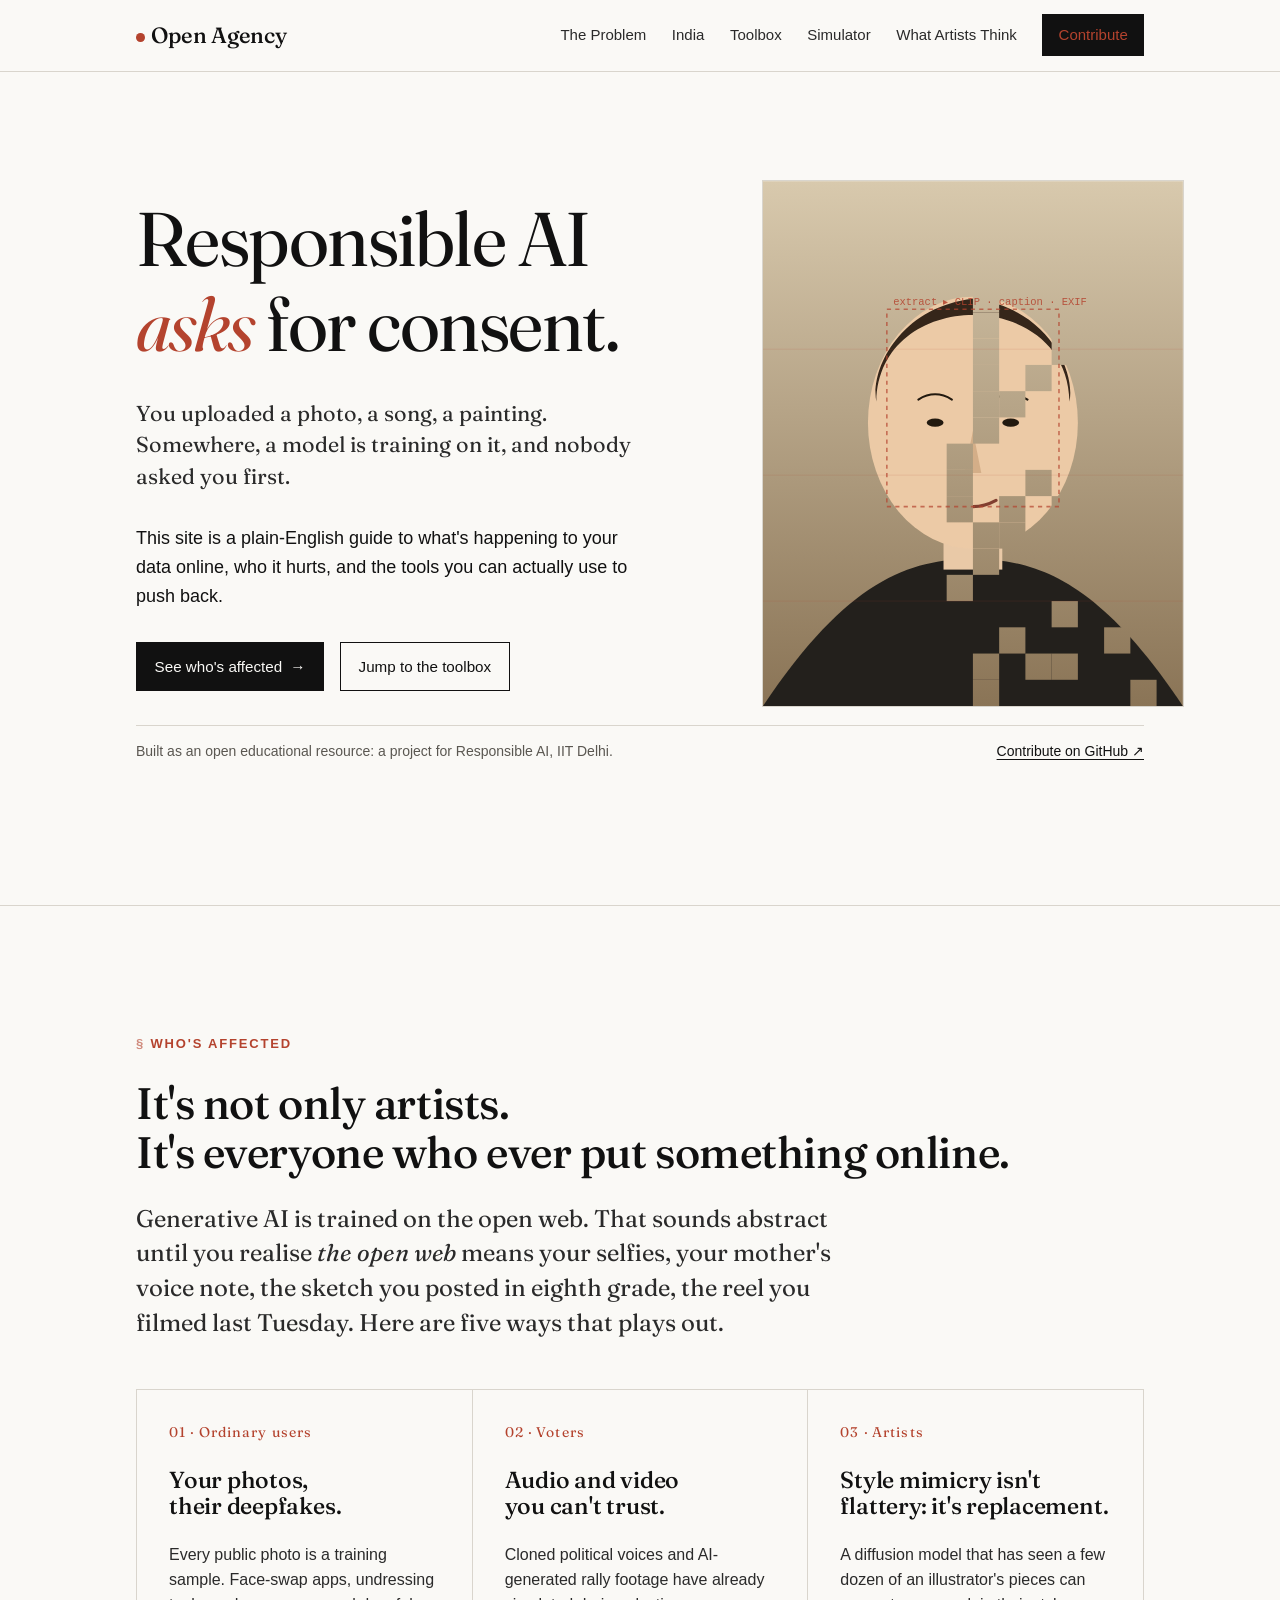
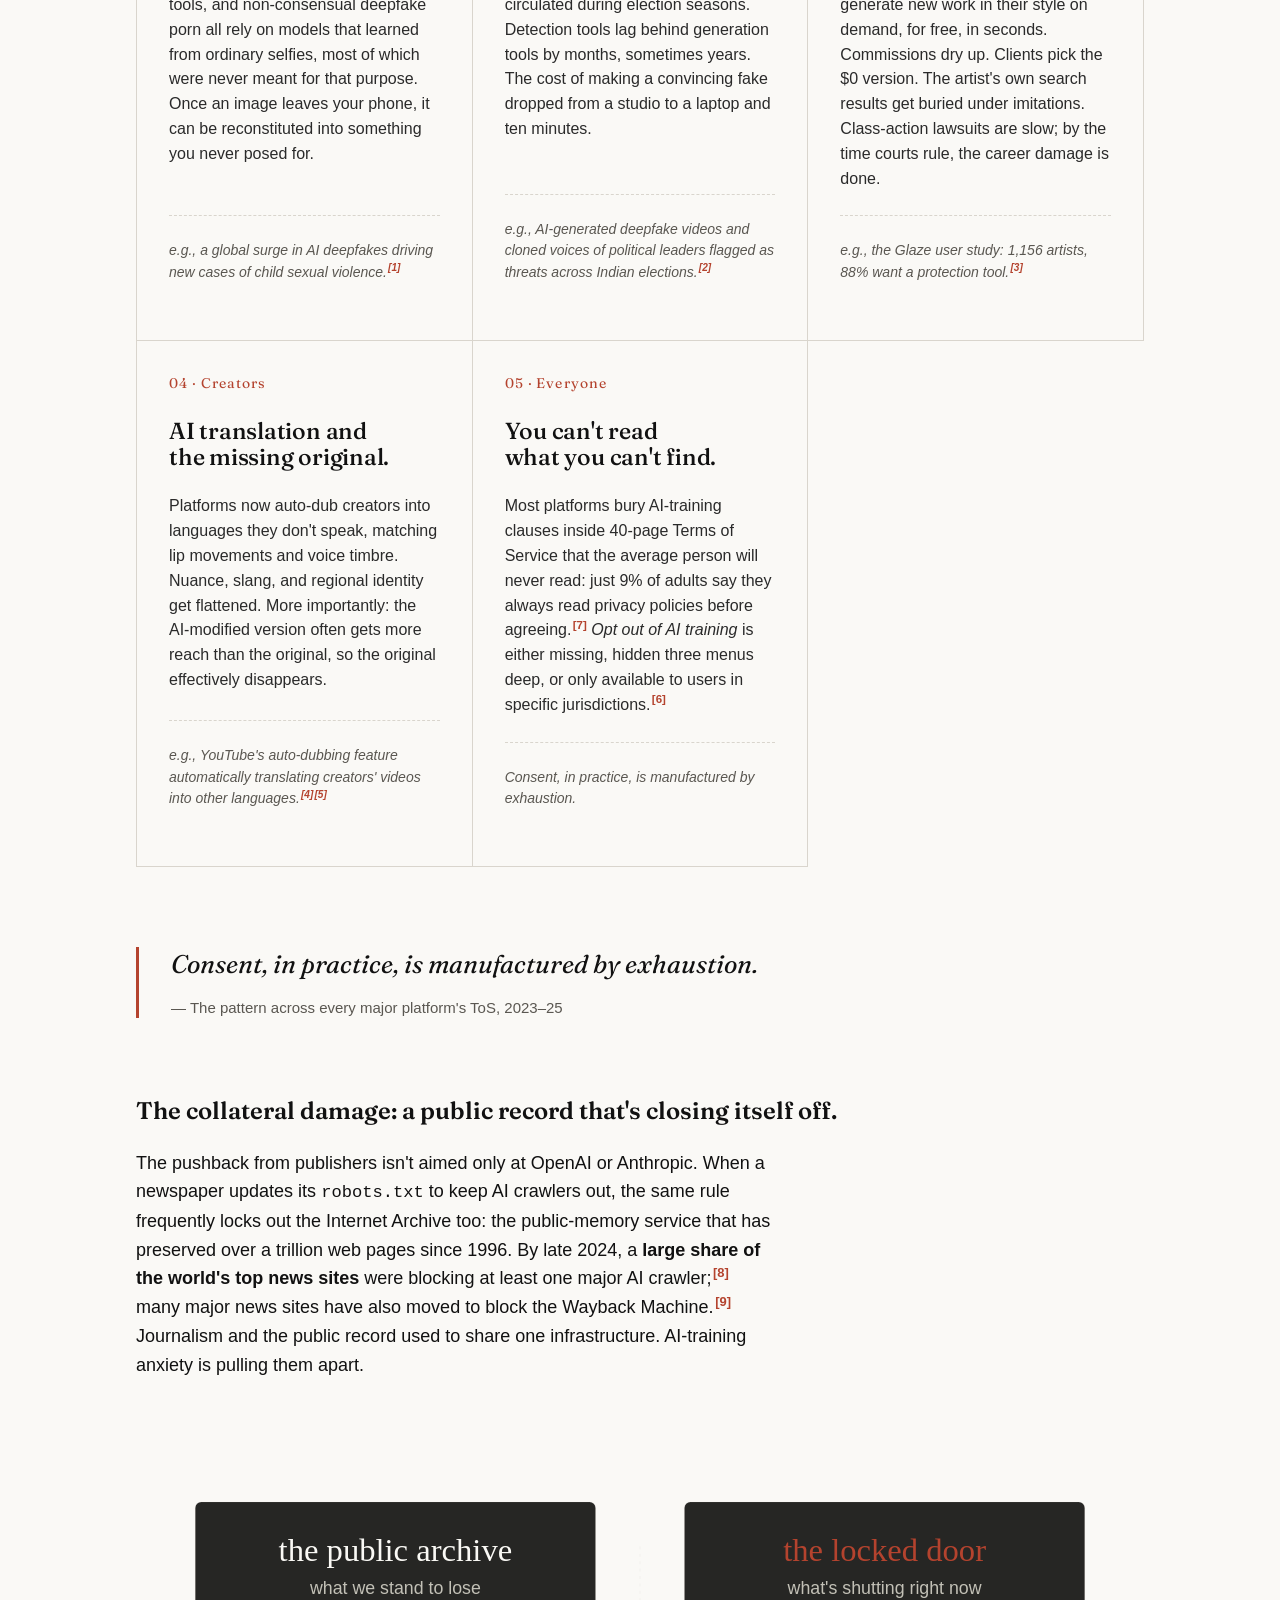
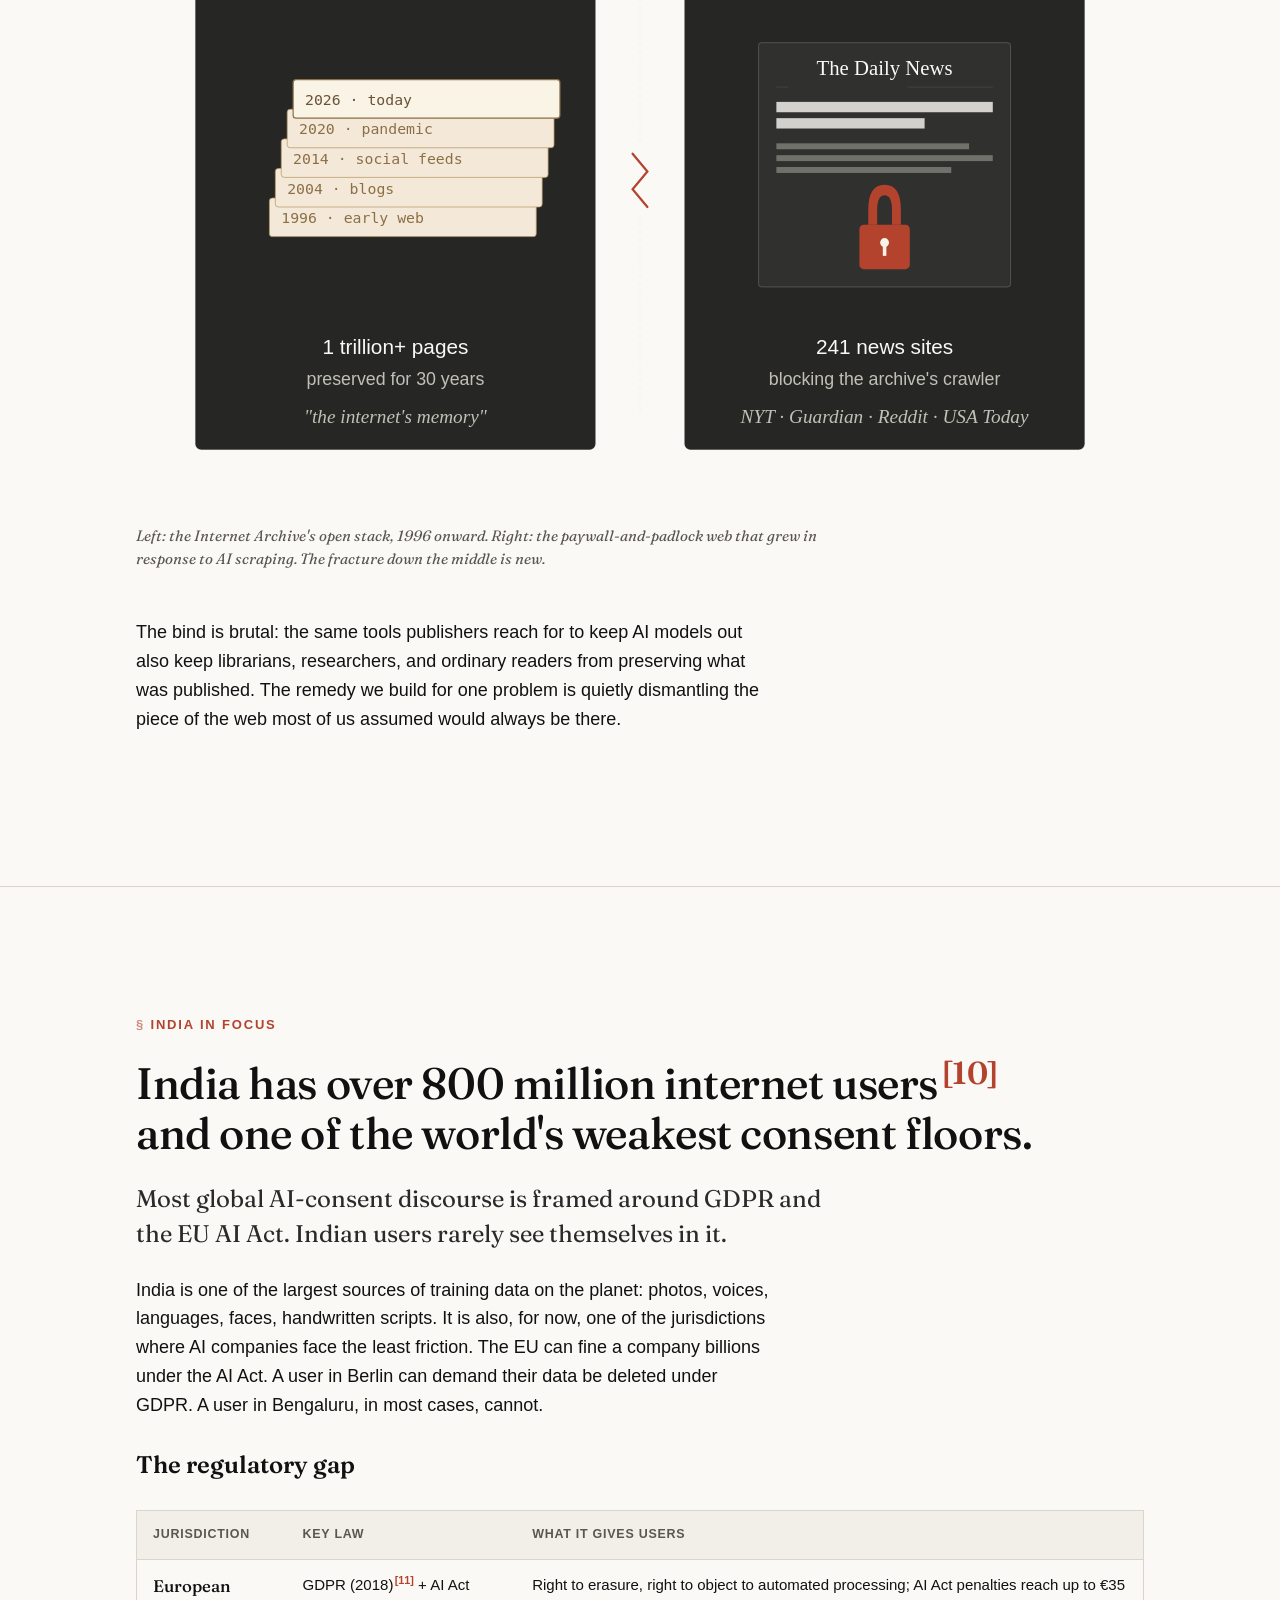
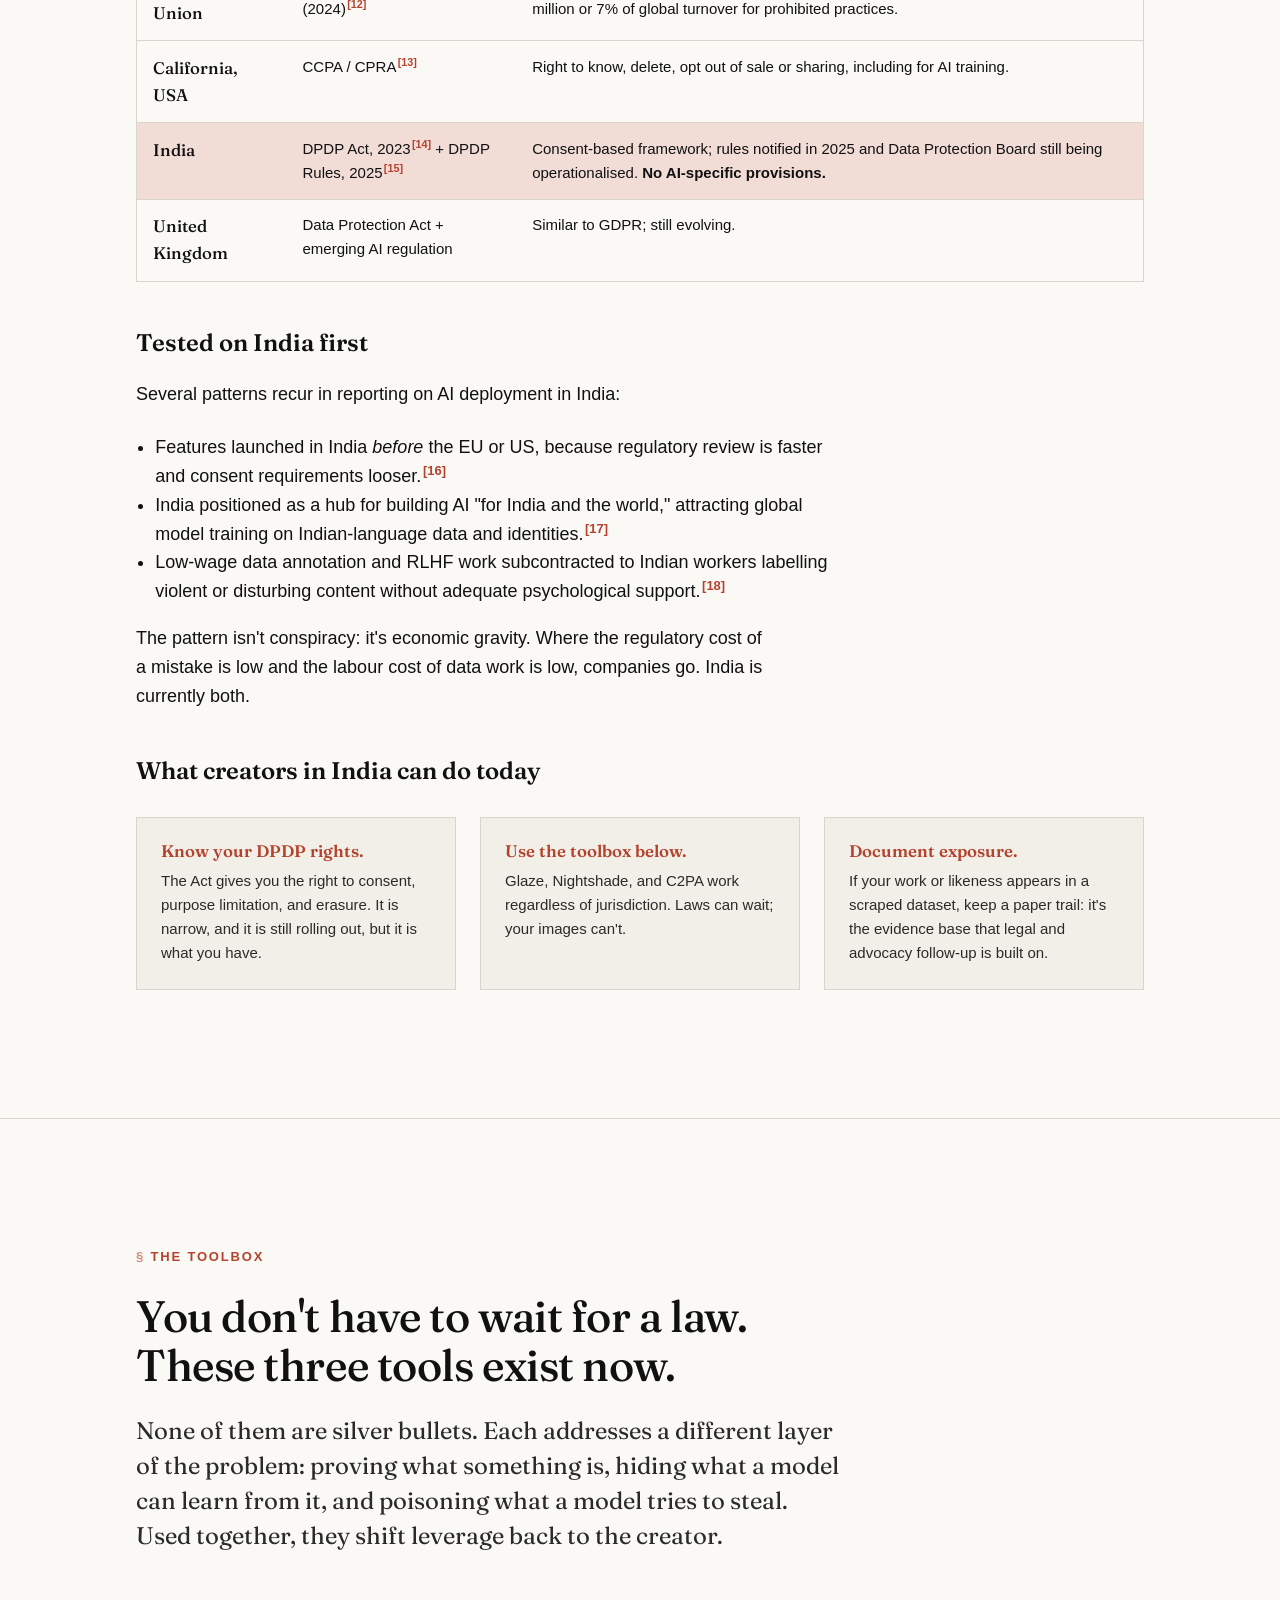
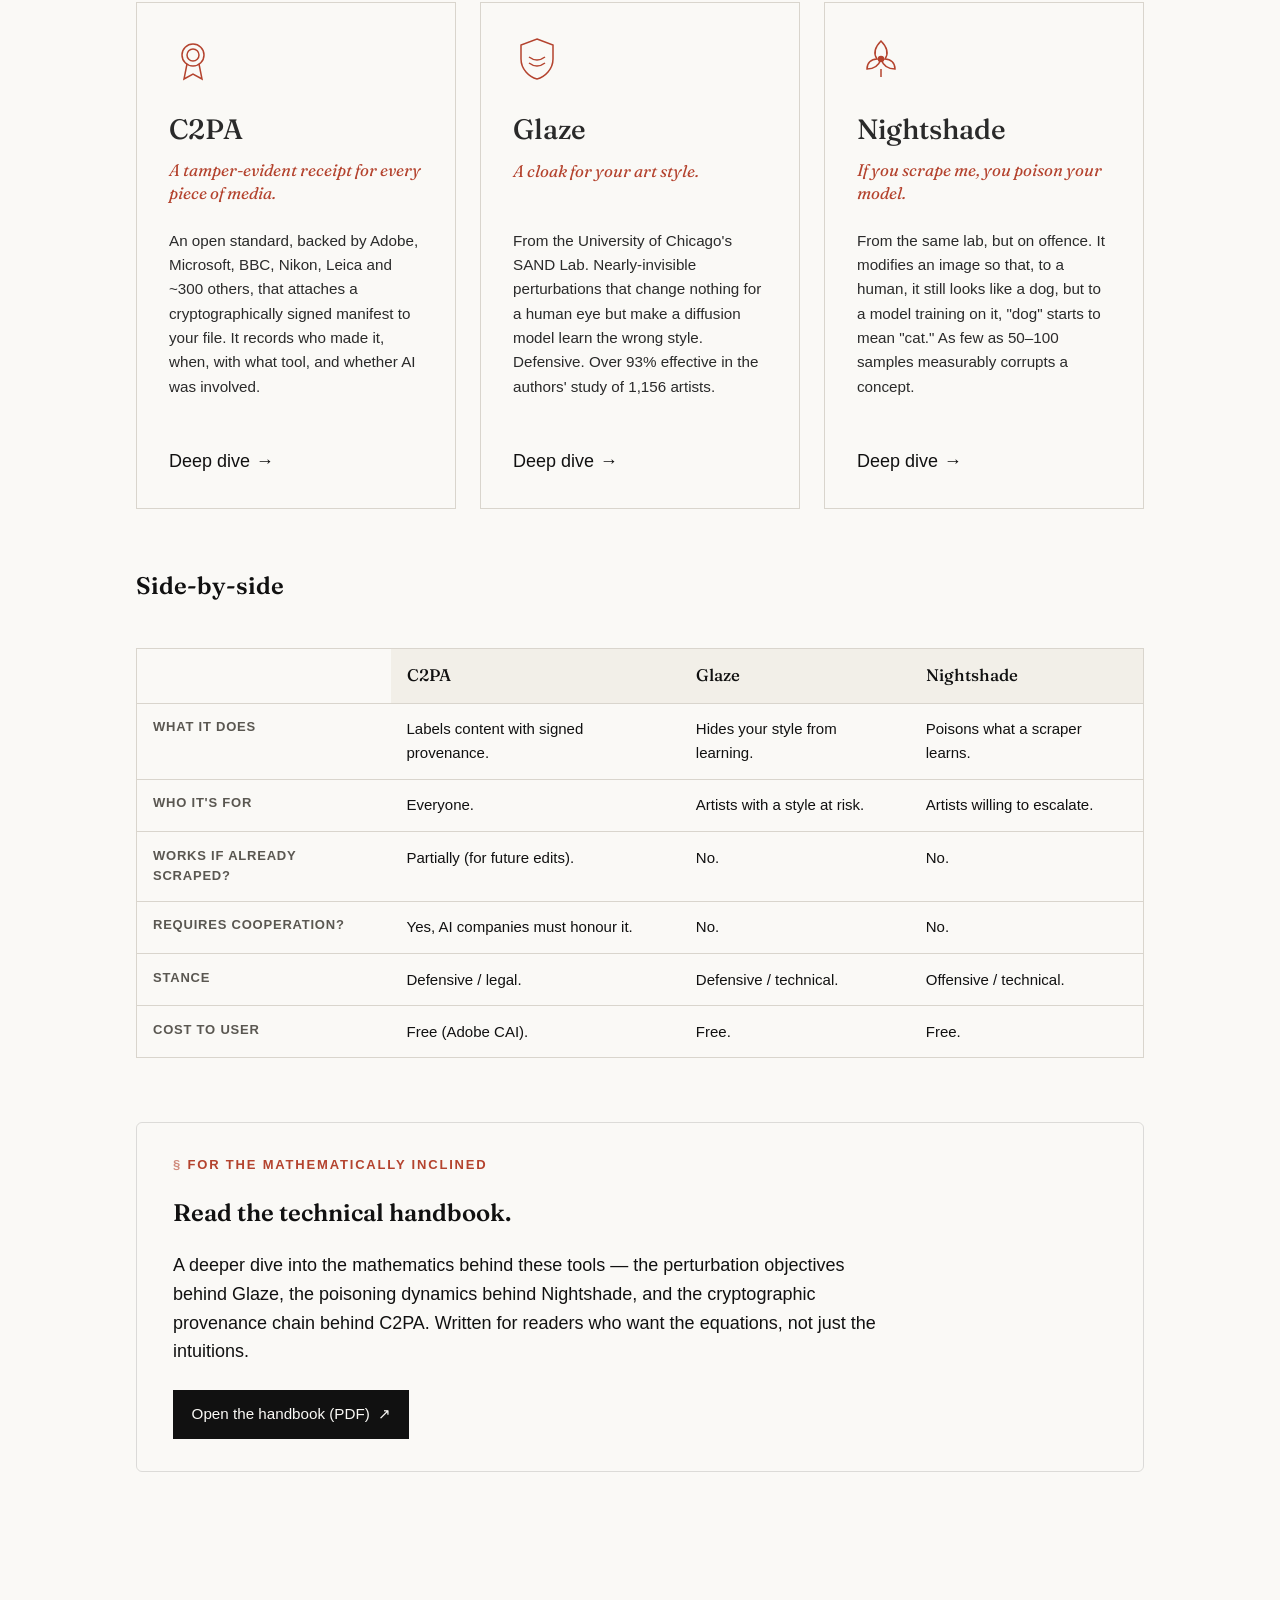
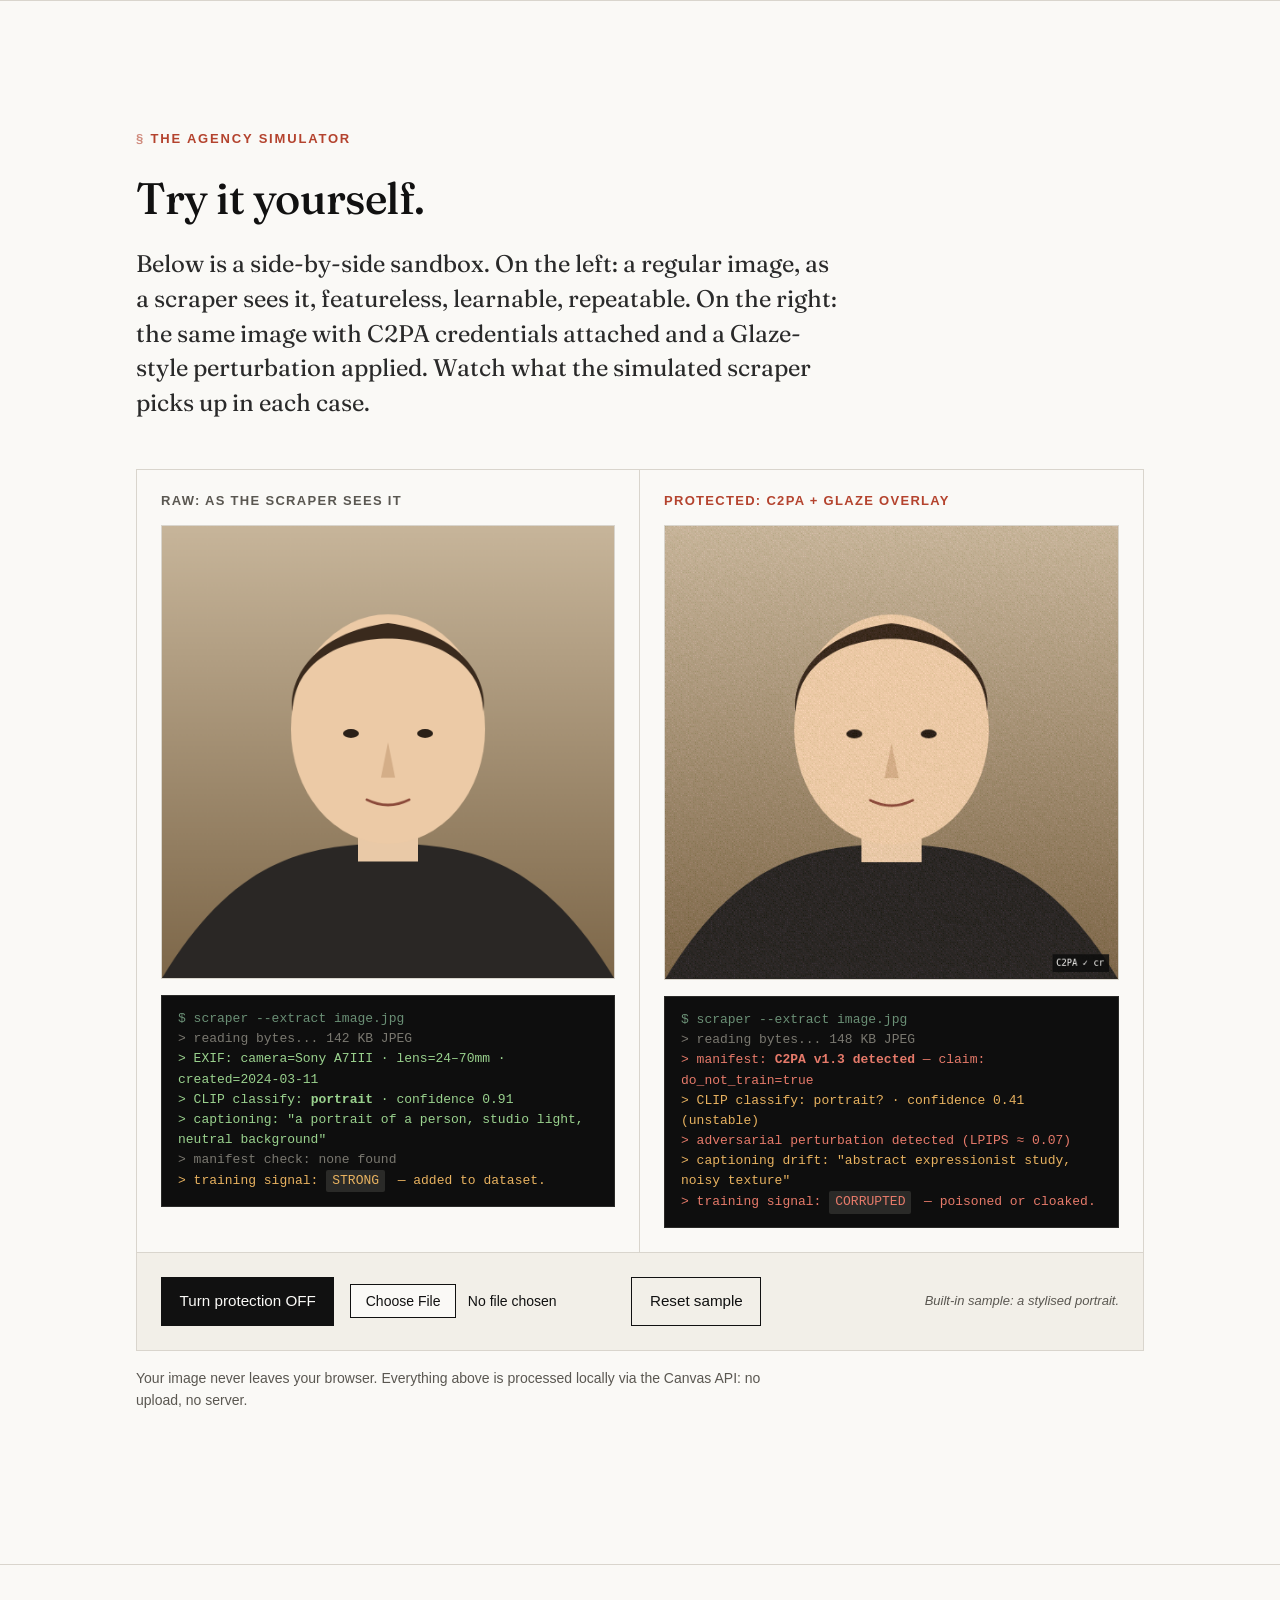
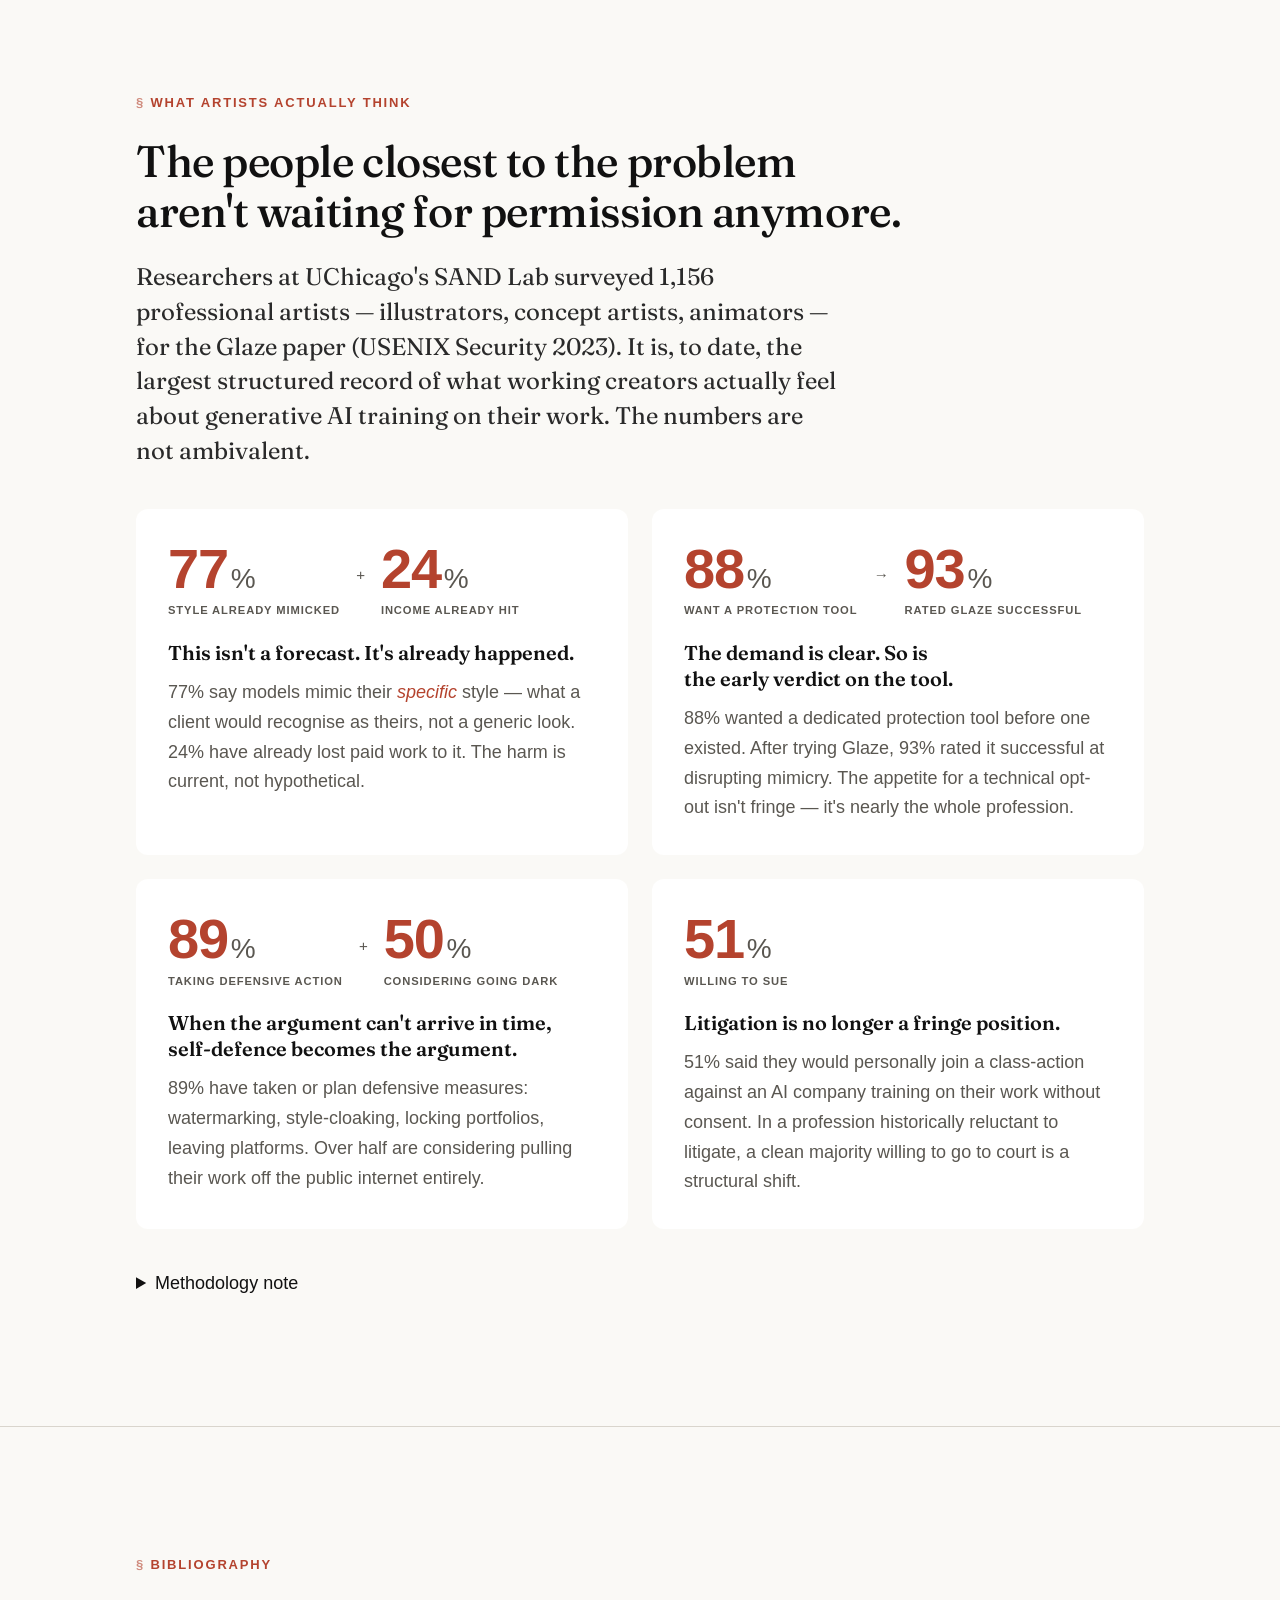
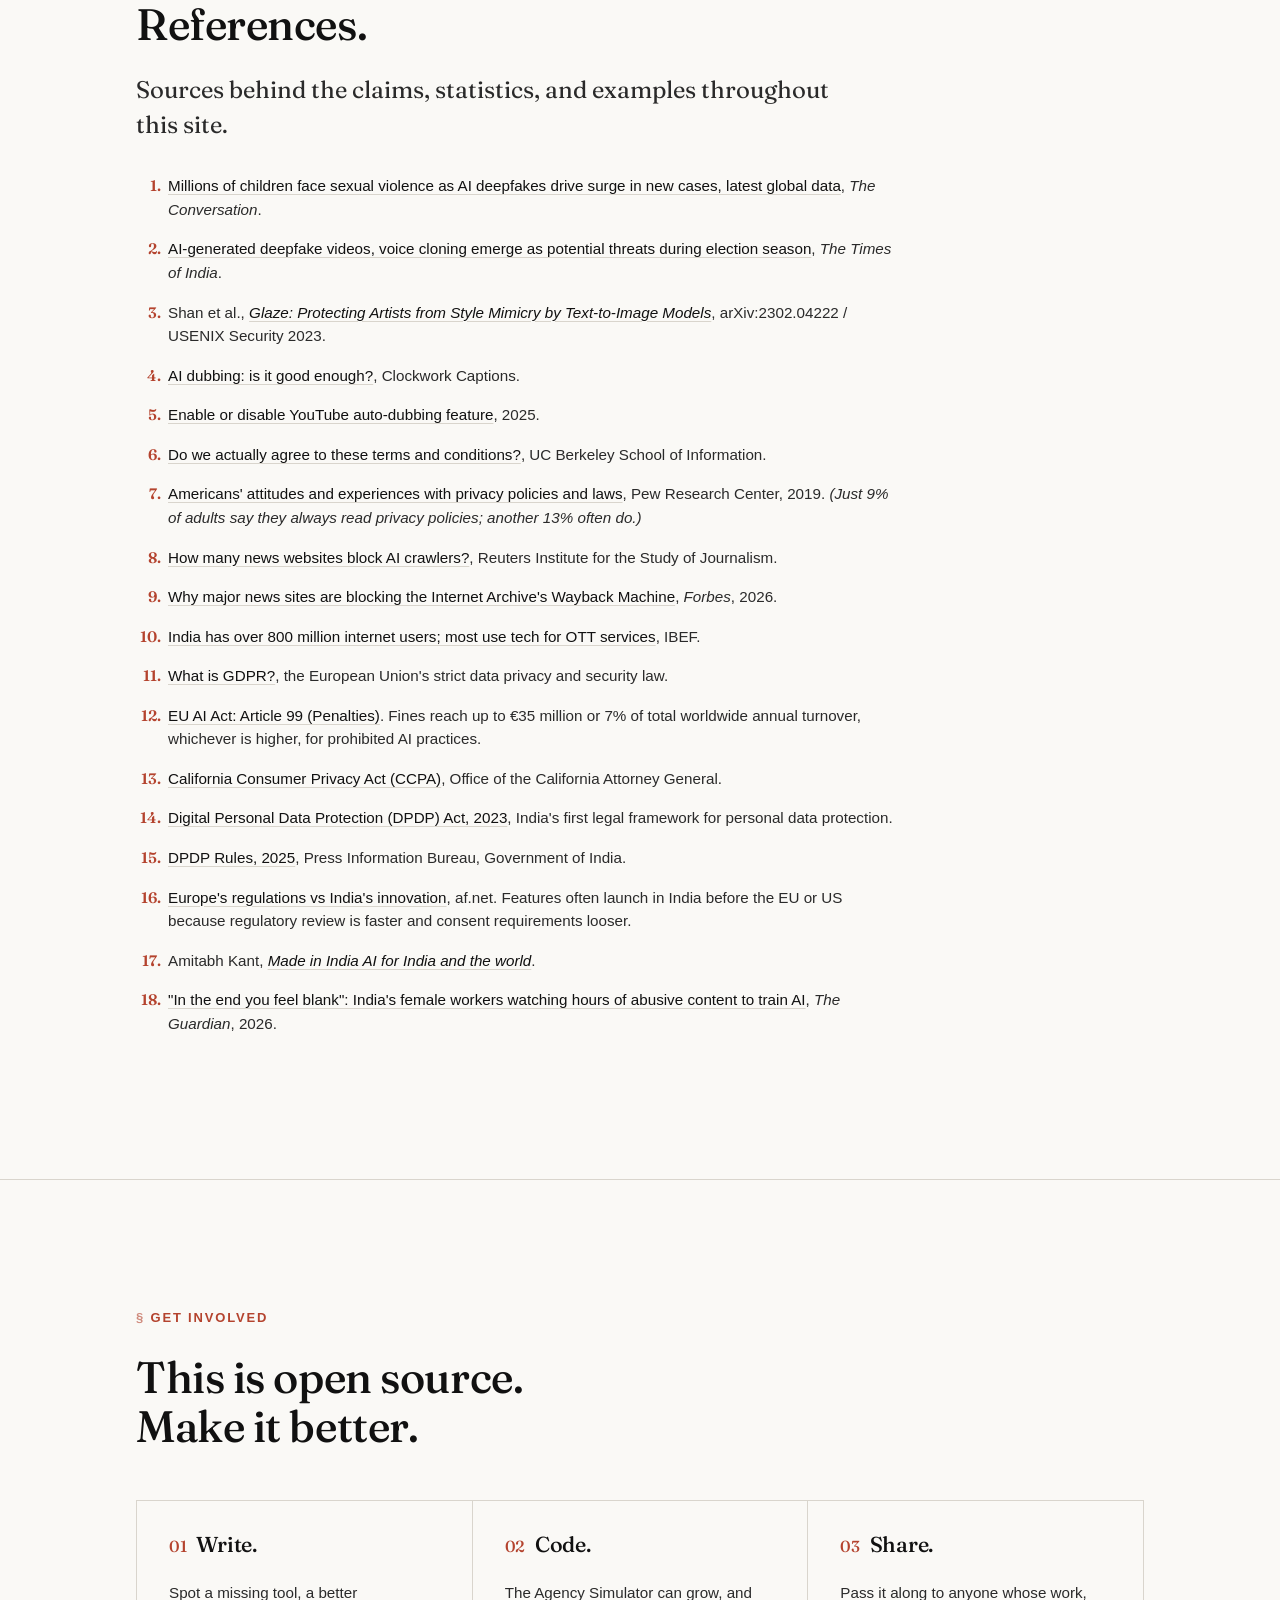
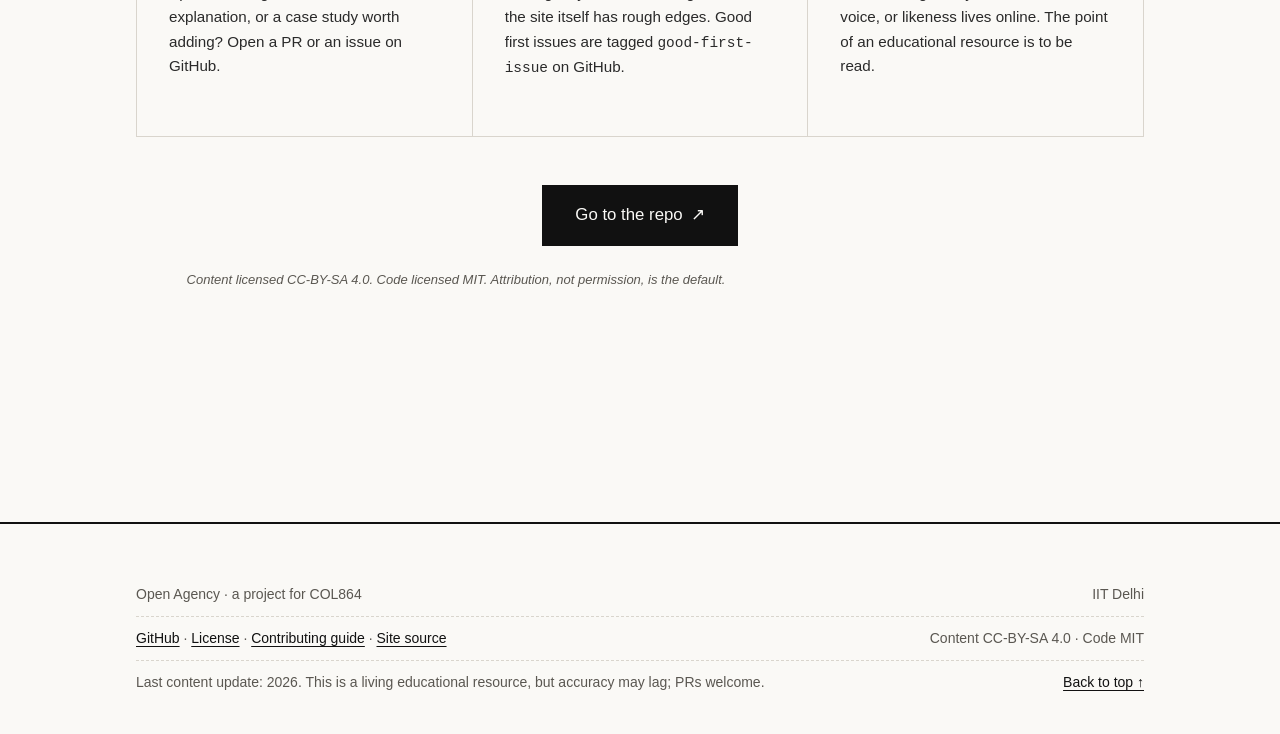
<file: index.html>
<!DOCTYPE html>
<html lang="en">
<head>
  <meta charset="UTF-8" />
  <meta name="viewport" content="width=device-width, initial-scale=1.0" />
  <title>Open Agency</title>
  <meta name="description" content="A plain-English guide to AI, consent, and the tools that put creators back in control." />
  <meta name="color-scheme" content="light" />
  <meta name="theme-color" content="#FAF9F6" />

  <!-- Open Graph -->
  <meta property="og:title" content="Open Agency — A Layman's Guide to Digital Consent" />
  <meta property="og:description" content="Responsible AI asks for consent. Here's how to ask back." />
  <meta property="og:type" content="website" />

  <!-- Fonts: Fraunces for headlines; body uses system UI stack (no fetch) -->
  <link rel="preconnect" href="https://fonts.googleapis.com" />
  <link rel="preconnect" href="https://fonts.gstatic.com" crossorigin />
  <link rel="stylesheet" href="https://fonts.googleapis.com/css2?family=Fraunces:ital,opsz,wght@0,9..144,300..700;1,9..144,300..700&display=swap" />

  <link rel="stylesheet" href="assets/css/main.css" />

  <!-- Favicon: inline SVG dot -->
  <link rel="icon" href="data:image/svg+xml,%3Csvg xmlns='http://www.w3.org/2000/svg' viewBox='0 0 16 16'%3E%3Ccircle cx='8' cy='8' r='5' fill='%23B4432E'/%3E%3C/svg%3E" />
</head>
<body>
  <a href="#main" class="skip-link">Skip to main content</a>

  <header class="site-header">
    <div class="wrap">
      <a href="#top" class="logo" aria-label="Open Agency — home">Open Agency</a>
      <nav class="site-nav" aria-label="Primary">
        <a href="#problem">The Problem</a>
        <a href="#india">India</a>
        <a href="#toolbox">Toolbox</a>
        <a href="#simulator">Simulator</a>
        <a href="#voices">What Artists Think</a>
        <a href="#contribute" class="btn">Contribute</a>
      </nav>
    </div>
  </header>

  <main id="main">

    <!-- ================================================
         HERO
         ================================================ -->
    <section id="top" class="hero">
      <div class="wrap">
        <div class="hero-grid">
          <div>
            <h1>Responsible AI <em>asks</em> for consent.</h1>
            <p class="sub">
              You uploaded a photo, a song, a painting. Somewhere, a model is training on it,
              and nobody asked you first.
            </p>
            <p class="prose" style="max-width:34rem;">
              This site is a plain-English guide to what's happening to your data online,
              who it hurts, and the tools you can actually use to push back.
            </p>
            <div class="hero-ctas">
              <a class="btn" href="#problem">See who's affected <span class="arrow" aria-hidden="true">→</span></a>
              <a class="btn ghost" href="#toolbox">Jump to the toolbox</a>
            </div>
          </div>

          <figure class="hero-visual" aria-label="An illustrated portrait slowly dissolving into a grid of pixels — a visual metaphor for scraping.">
            <!-- Portrait dissolving into pixel mask. Mask rects fade away as you scroll. -->
            <svg viewBox="0 0 400 500" xmlns="http://www.w3.org/2000/svg" role="img" aria-hidden="true">
              <defs>
                <linearGradient id="skyGrad" x1="0" y1="0" x2="0" y2="1">
                  <stop offset="0" stop-color="#d8c9ad"/>
                  <stop offset="1" stop-color="#8a7456"/>
                </linearGradient>
                <mask id="portraitMask">
                  <rect width="400" height="500" fill="white"/>
                  <g id="dissolveMask">
                    <!-- Pixel grid used to dissolve the right half of the portrait. -->
                  </g>
                </mask>
              </defs>
              <!-- background -->
              <rect width="400" height="500" fill="url(#skyGrad)"/>
              <!-- portrait under mask -->
              <g mask="url(#portraitMask)">
                <!-- shoulders -->
                <path d="M0 500 C 80 380, 140 360, 200 360 C 260 360, 320 380, 400 500 Z" fill="#23201c"/>
                <!-- neck -->
                <rect x="172" y="300" width="56" height="70" fill="#e9c9a7"/>
                <!-- head -->
                <ellipse cx="200" cy="230" rx="100" ry="120" fill="#eccaa6"/>
                <!-- hair -->
                <path d="M108 210 C 110 100, 290 100, 292 210 C 298 180, 270 120, 200 112 C 130 120, 102 180, 108 210 Z" fill="#35261a"/>
                <!-- eyes -->
                <ellipse cx="164" cy="230" rx="8" ry="4" fill="#22190f"/>
                <ellipse cx="236" cy="230" rx="8" ry="4" fill="#22190f"/>
                <!-- brow highlights -->
                <path d="M148 208 Q 164 198 180 208" stroke="#22190f" stroke-width="2" fill="none" stroke-linecap="round"/>
                <path d="M220 208 Q 236 198 252 208" stroke="#22190f" stroke-width="2" fill="none" stroke-linecap="round"/>
                <!-- nose -->
                <path d="M200 238 L 192 278 L 208 278 Z" fill="#d4ae88"/>
                <!-- mouth -->
                <path d="M178 304 Q 200 316 222 304" stroke="#823f30" stroke-width="3" fill="none" stroke-linecap="round"/>
              </g>

              <!-- Scan line decor -->
              <g stroke="#B4432E" stroke-width="0.5" opacity="0.25">
                <line x1="0" y1="160" x2="400" y2="160"/>
                <line x1="0" y1="280" x2="400" y2="280"/>
                <line x1="0" y1="400" x2="400" y2="400"/>
              </g>

              <!-- Scraper crop rectangle -->
              <g stroke="#B4432E" stroke-width="1.5" fill="none" stroke-dasharray="4 4" opacity="0.7">
                <rect x="118" y="122" width="164" height="188"/>
              </g>
              <g font-family="ui-monospace, Menlo, monospace" font-size="10" fill="#B4432E" opacity="0.85">
                <text x="124" y="118">extract ▸ CLIP · caption · EXIF</text>
              </g>
            </svg>
            <!-- Pixel grid used by JS to dissolve the portrait. We inject here so JS can iterate. -->
            <!-- (rects are generated by inline script below to avoid hand-typing 200 of them) -->
          </figure>
        </div>

        <div class="microstrip" aria-label="Open source note">
          <span>Built as an open educational resource: a project for Responsible AI, IIT Delhi.</span>
          <a href="https://github.com/SanketRt/Open-Agency" target="_blank" rel="noopener">Contribute on GitHub ↗</a>
        </div>
      </div>
    </section>

    <!-- ================================================
         SECTION 1 — WHO'S AFFECTED
         ================================================ -->
    <section id="problem" class="section reveal">
      <div class="wrap">
        <p class="section-label">Who's affected</p>
        <h2>It's not only artists.<br/>It's everyone who ever put something online.</h2>
        <p class="lead">
          Generative AI is trained on the open web. That sounds abstract until you realise
          <em>the open web</em> means your selfies, your mother's voice note, the sketch you
          posted in eighth grade, the reel you filmed last Tuesday. Here are five ways that
          plays out.
        </p>

        <div class="cards">
          <article class="card">
            <p class="card-num">01 · Ordinary users</p>
            <h3>Your photos, their deepfakes.</h3>
            <p>
              Every public photo is a training sample. Face-swap apps, undressing tools, and
              non-consensual deepfake porn all rely on models that learned from ordinary
              selfies, most of which were never meant for that purpose. Once an image leaves
              your phone, it can be reconstituted into something you never posed for.
            </p>
            <p class="example">e.g., a global surge in AI deepfakes driving new cases of child sexual violence.<sup class="ref"><a href="#ref-1">[1]</a></sup></p>
          </article>

          <article class="card">
            <p class="card-num">02 · Voters</p>
            <h3>Audio and video you can't trust.</h3>
            <p>
              Cloned political voices and AI-generated rally footage have already circulated
              during election seasons. Detection tools lag behind generation tools by months,
              sometimes years. The cost of making a convincing fake dropped from a studio to
              a laptop and ten minutes.
            </p>
            <p class="example">e.g., AI-generated deepfake videos and cloned voices of political leaders flagged as threats across Indian elections.<sup class="ref"><a href="#ref-2">[2]</a></sup></p>
          </article>

          <article class="card">
            <p class="card-num">03 · Artists</p>
            <h3>Style mimicry isn't flattery: it's replacement.</h3>
            <p>
              A diffusion model that has seen a few dozen of an illustrator's pieces can
              generate new work in their style on demand, for free, in seconds. Commissions
              dry up. Clients pick the $0 version. The artist's own search results get
              buried under imitations. Class-action lawsuits are slow; by the time courts
              rule, the career damage is done.
            </p>
            <p class="example">e.g., the Glaze user study: 1,156 artists, 88% want a protection tool.<sup class="ref"><a href="#ref-3">[3]</a></sup></p>
          </article>

          <article class="card">
            <p class="card-num">04 · Creators</p>
            <h3>AI translation and the missing original.</h3>
            <p>
              Platforms now auto-dub creators into languages they don't speak, matching lip
              movements and voice timbre. Nuance, slang, and regional identity get
              flattened. More importantly: the AI-modified version often gets more reach
              than the original, so the original effectively disappears.
            </p>
            <p class="example">e.g., YouTube's auto-dubbing feature automatically translating creators' videos into other languages.<sup class="ref"><a href="#ref-4">[4]</a></sup><sup class="ref"><a href="#ref-5">[5]</a></sup></p>
          </article>

          <article class="card">
            <p class="card-num">05 · Everyone</p>
            <h3>You can't read what you can't find.</h3>
            <p>
              Most platforms bury AI-training clauses inside 40-page Terms of Service that
              the average person will never read: just 9% of adults say they always read
              privacy policies before agreeing.<sup class="ref"><a href="#ref-7">[7]</a></sup>
              <em>Opt out of AI training</em> is either missing, hidden three menus deep, or
              only available to users in specific jurisdictions.<sup class="ref"><a href="#ref-6">[6]</a></sup>
            </p>
            <p class="example">Consent, in practice, is manufactured by exhaustion.</p>
          </article>
        </div>

        <blockquote style="margin-top: 5rem;">
          Consent, in practice, is manufactured by exhaustion.
          <cite>The pattern across every major platform's ToS, 2023–25</cite>
        </blockquote>

        <h3 style="margin-top:5rem;">The collateral damage: a public record that's closing itself off.</h3>
        <p class="prose">
          The pushback from publishers isn't aimed only at OpenAI or Anthropic. When a
          newspaper updates its <code>robots.txt</code> to keep AI crawlers out, the same
          rule frequently locks out the Internet Archive too: the public-memory service
          that has preserved over a trillion web pages since 1996. By late 2024, a
          <strong>large share of the world's top news sites</strong> were blocking at least
          one major AI crawler;<sup class="ref"><a href="#ref-8">[8]</a></sup> many major
          news sites have also moved to block the Wayback Machine.<sup class="ref"><a href="#ref-9">[9]</a></sup>
          Journalism and the public record used to share one infrastructure. AI-training
          anxiety is pulling them apart.
        </p>

        <figure class="plate">
          <img src="media/public_archive_vs_locked_door.svg"
               alt="Split diagram. Left panel: a layered stack of archived pages dated across thirty years, captioned &quot;one trillion-plus pages preserved for thirty years&quot;, the public memory of the web. Right panel: a newspaper with redacted headlines behind a red padlock, captioned &quot;241 news sites blocking the crawler.&quot; A fractured dashed line divides the two panels." />
          <figcaption>
            Left: the Internet Archive's open stack, 1996 onward. Right: the paywall-and-padlock
            web that grew in response to AI scraping. The fracture down the middle is new.
          </figcaption>
        </figure>

        <p class="prose">
          The bind is brutal: the same tools publishers reach for to keep AI models out
          also keep librarians, researchers, and ordinary readers from preserving what
          was published. The remedy we build for one problem is quietly dismantling the
          piece of the web most of us assumed would always be there.
        </p>
      </div>
    </section>

    <!-- ================================================
         SECTION 2 — INDIA IN FOCUS
         ================================================ -->
    <section id="india" class="section reveal">
      <div class="wrap">
        <p class="section-label">India in focus</p>
        <h2>India has over 800&nbsp;million internet users<sup class="ref"><a href="#ref-10">[10]</a></sup><br/>and one of the world's weakest consent floors.</h2>
        <p class="lead">
          Most global AI-consent discourse is framed around GDPR and the EU AI Act.
          Indian users rarely see themselves in it.
        </p>

        <div class="prose" style="max-width:44rem;">
          <p>
            India is one of the largest sources of training data on the planet: photos,
            voices, languages, faces, handwritten scripts. It is also, for now, one of the
            jurisdictions where AI companies face the least friction. The EU can fine a
            company billions under the AI Act. A user in Berlin can demand their data be
            deleted under GDPR. A user in Bengaluru, in most cases, cannot.
          </p>
        </div>

        <h3 style="margin-top:2rem;">The regulatory gap</h3>
        <div class="regtable-wrap">
          <table class="regtable">
            <thead>
              <tr>
                <th scope="col">Jurisdiction</th>
                <th scope="col">Key law</th>
                <th scope="col">What it gives users</th>
              </tr>
            </thead>
            <tbody>
              <tr>
                <td>European Union</td>
                <td>GDPR (2018)<sup class="ref"><a href="#ref-11">[11]</a></sup> + AI Act (2024)<sup class="ref"><a href="#ref-12">[12]</a></sup></td>
                <td>Right to erasure, right to object to automated processing; AI Act penalties reach up to €35 million or 7% of global turnover for prohibited practices.</td>
              </tr>
              <tr>
                <td>California, USA</td>
                <td>CCPA / CPRA<sup class="ref"><a href="#ref-13">[13]</a></sup></td>
                <td>Right to know, delete, opt out of sale or sharing, including for AI training.</td>
              </tr>
              <tr class="highlight">
                <td>India</td>
                <td>DPDP Act, 2023<sup class="ref"><a href="#ref-14">[14]</a></sup> + DPDP Rules, 2025<sup class="ref"><a href="#ref-15">[15]</a></sup></td>
                <td>Consent-based framework; rules notified in 2025 and Data Protection Board still being operationalised. <strong>No AI-specific provisions.</strong></td>
              </tr>
              <tr>
                <td>United Kingdom</td>
                <td>Data Protection Act + emerging AI regulation</td>
                <td>Similar to GDPR; still evolving.</td>
              </tr>
            </tbody>
          </table>
        </div>

        <h3 style="margin-top:3rem;">Tested on India first</h3>
        <p class="prose">
          Several patterns recur in reporting on AI deployment in India:
        </p>
        <ul class="prose" style="padding-left:1.2rem; max-width:44rem;">
          <li>Features launched in India <em>before</em> the EU or US, because regulatory review is faster and consent requirements looser.<sup class="ref"><a href="#ref-16">[16]</a></sup></li>
          <li>India positioned as a hub for building AI "for India and the world," attracting global model training on Indian-language data and identities.<sup class="ref"><a href="#ref-17">[17]</a></sup></li>
          <li>Low-wage data annotation and RLHF work subcontracted to Indian workers labelling violent or disturbing content without adequate psychological support.<sup class="ref"><a href="#ref-18">[18]</a></sup></li>
        </ul>
        <p class="prose">
          The pattern isn't conspiracy: it's economic gravity. Where the regulatory cost of
          a mistake is low and the labour cost of data work is low, companies go. India is
          currently both.
        </p>

        <h3 style="margin-top:3rem;">What creators in India can do today</h3>
        <div class="mini-cards">
          <div class="mini-card">
            <h4>Know your DPDP rights.</h4>
            <p>The Act gives you the right to consent, purpose limitation, and erasure. It is narrow, and it is still rolling out, but it is what you have.</p>
          </div>
          <div class="mini-card">
            <h4>Use the toolbox below.</h4>
            <p>Glaze, Nightshade, and C2PA work regardless of jurisdiction. Laws can wait; your images can't.</p>
          </div>
          <div class="mini-card">
            <h4>Document exposure.</h4>
            <p>If your work or likeness appears in a scraped dataset, keep a paper trail: it's the evidence base that legal and advocacy follow-up is built on.</p>
          </div>
        </div>
      </div>
    </section>

    <!-- ================================================
         SECTION 3 — THE TOOLBOX
         ================================================ -->
    <section id="toolbox" class="section reveal">
      <div class="wrap">
        <p class="section-label">The Toolbox</p>
        <h2>You don't have to wait for a law.<br/>These three tools exist now.</h2>
        <p class="lead">
          None of them are silver bullets. Each addresses a different layer of the problem:
          proving what something is, hiding what a model can learn from it, and poisoning
          what a model tries to steal. Used together, they shift leverage back to the creator.
        </p>

        <div class="tool-cards">
          <a class="tool-card" href="tools/c2pa.html">
            <!-- Icon: seal / stamp -->
            <svg class="icon" viewBox="0 0 48 48" fill="none" stroke="currentColor" stroke-width="1.5" aria-hidden="true">
              <circle cx="24" cy="20" r="11"/>
              <circle cx="24" cy="20" r="6"/>
              <path d="M18 29 L 15 44 L 24 39 L 33 44 L 30 29"/>
            </svg>
            <p class="tool-name">C2PA</p>
            <p class="tagline">A tamper-evident receipt for every piece of media.</p>
            <p>
              An open standard, backed by Adobe, Microsoft, BBC, Nikon, Leica and ~300
              others, that attaches a cryptographically signed manifest to your file.
              It records who made it, when, with what tool, and whether AI was involved.
            </p>
            <span class="read-more">Deep dive <span class="arrow" aria-hidden="true">→</span></span>
          </a>

          <a class="tool-card" href="tools/glaze.html">
            <!-- Icon: cloak / shield -->
            <svg class="icon" viewBox="0 0 48 48" fill="none" stroke="currentColor" stroke-width="1.5" aria-hidden="true">
              <path d="M24 4 L 40 10 V 24 C 40 34, 32 42, 24 44 C 16 42, 8 34, 8 24 V 10 Z"/>
              <path d="M16 22 Q 24 28, 32 22"/>
              <path d="M16 28 Q 24 34, 32 28"/>
            </svg>
            <p class="tool-name">Glaze</p>
            <p class="tagline">A cloak for your art style.</p>
            <p>
              From the University of Chicago's SAND Lab. Nearly-invisible perturbations
              that change nothing for a human eye but make a diffusion model learn the
              wrong style. Defensive. Over 93% effective in the authors' study of 1,156 artists.
            </p>
            <span class="read-more">Deep dive <span class="arrow" aria-hidden="true">→</span></span>
          </a>

          <a class="tool-card" href="tools/nightshade.html">
            <!-- Icon: thorn / nightshade -->
            <svg class="icon" viewBox="0 0 48 48" fill="none" stroke="currentColor" stroke-width="1.5" aria-hidden="true">
              <path d="M24 6 C 18 12, 16 18, 20 24 C 14 24, 10 28, 10 34 C 18 34, 22 30, 24 24 C 26 30, 30 34, 38 34 C 38 28, 34 24, 28 24 C 32 18, 30 12, 24 6 Z"/>
              <circle cx="24" cy="24" r="2.5" fill="currentColor"/>
              <line x1="24" y1="34" x2="24" y2="42"/>
            </svg>
            <p class="tool-name">Nightshade</p>
            <p class="tagline">If you scrape me, you poison your model.</p>
            <p>
              From the same lab, but on offence. It modifies an image so that, to a human,
              it still looks like a dog, but to a model training on it, "dog" starts to
              mean "cat." As few as 50–100 samples measurably corrupts a concept.
            </p>
            <span class="read-more">Deep dive <span class="arrow" aria-hidden="true">→</span></span>
          </a>
        </div>

        <h3 style="margin-top:4rem;">Side-by-side</h3>
        <div class="compare-wrap">
          <table class="compare">
            <thead>
              <tr>
                <th></th>
                <th scope="col">C2PA</th>
                <th scope="col">Glaze</th>
                <th scope="col">Nightshade</th>
              </tr>
            </thead>
            <tbody>
              <tr>
                <td>What it does</td>
                <td>Labels content with signed provenance.</td>
                <td>Hides your style from learning.</td>
                <td>Poisons what a scraper learns.</td>
              </tr>
              <tr>
                <td>Who it's for</td>
                <td>Everyone.</td>
                <td>Artists with a style at risk.</td>
                <td>Artists willing to escalate.</td>
              </tr>
              <tr>
                <td>Works if already scraped?</td>
                <td>Partially (for future edits).</td>
                <td>No.</td>
                <td>No.</td>
              </tr>
              <tr>
                <td>Requires cooperation?</td>
                <td>Yes, AI companies must honour it.</td>
                <td>No.</td>
                <td>No.</td>
              </tr>
              <tr>
                <td>Stance</td>
                <td>Defensive / legal.</td>
                <td>Defensive / technical.</td>
                <td>Offensive / technical.</td>
              </tr>
              <tr>
                <td>Cost to user</td>
                <td>Free (Adobe CAI).</td>
                <td>Free.</td>
                <td>Free.</td>
              </tr>
            </tbody>
          </table>
        </div>

        <aside class="handbook-cta" style="margin-top:4rem; padding:2rem 2.25rem; border:1px solid rgba(0,0,0,0.12); border-radius:6px;">
          <p class="section-label" style="margin-top:0;">For the mathematically inclined</p>
          <h3 style="margin-top:.5rem;">Read the technical handbook.</h3>
          <p class="prose" style="max-width:44rem;">
            A deeper dive into the mathematics behind these tools — the perturbation
            objectives behind Glaze, the poisoning dynamics behind Nightshade, and the
            cryptographic provenance chain behind C2PA. Written for readers who want
            the equations, not just the intuitions.
          </p>
          <a class="btn" href="assets/Handbook.pdf" target="_blank" rel="noopener">
            Open the handbook (PDF) <span class="arrow" aria-hidden="true">↗</span>
          </a>
        </aside>
      </div>
    </section>

    <!-- ================================================
         SECTION 4 — AGENCY SIMULATOR
         ================================================ -->
    <section id="simulator" class="section reveal">
      <div class="wrap">
        <p class="section-label">The Agency Simulator</p>
        <h2>Try it yourself.</h2>
        <p class="lead">
          Below is a side-by-side sandbox. On the left: a regular image, as a scraper sees
          it, featureless, learnable, repeatable. On the right: the same image with C2PA
          credentials attached and a Glaze-style perturbation applied. Watch what the
          simulated scraper picks up in each case.
        </p>

        <div class="sim" role="region" aria-label="Interactive scraper vs. protected image demo">
          <div class="sim-panels">
            <div class="sim-panel raw">
              <h3>Raw: as the scraper sees it</h3>
              <div class="sim-canvas-wrap">
                <canvas id="simRaw" aria-label="Unprotected sample image rendered on a canvas."></canvas>
              </div>
              <div class="sim-terminal" id="termRaw" aria-live="polite"></div>
            </div>
            <div class="sim-panel protected">
              <h3>Protected: C2PA + Glaze overlay</h3>
              <div class="sim-canvas-wrap">
                <canvas id="simProtected" aria-label="Same image with adversarial cloak and C2PA badge applied."></canvas>
              </div>
              <div class="sim-terminal" id="termProtected" aria-live="polite"></div>
            </div>
          </div>
          <div class="sim-controls">
            <button id="toggleProtection" class="btn" aria-pressed="true">Turn protection OFF</button>
            <label class="visually-hidden" for="simUpload">Upload your own image</label>
            <input type="file" id="simUpload" accept="image/*" />
            <button id="simReset" class="btn ghost" type="button">Reset sample</button>
            <span class="sim-note" id="simCaption">Built-in sample: a stylised portrait.</span>
          </div>
        </div>
        <p style="margin-top:1rem; font-size:.875rem; color:var(--muted);">
          Your image never leaves your browser. Everything above is processed locally via the Canvas API: no upload, no server.
        </p>
      </div>
    </section>

    <!-- ================================================
         SECTION 5 — WHAT ARTISTS THINK
         ================================================ -->
    <section id="voices" class="section reveal">
      <div class="wrap">
        <p class="section-label">What artists actually think</p>
        <h2>The people closest to the problem<br/>aren't waiting for permission anymore.</h2>
        <p class="lead">
          Researchers at UChicago's SAND Lab surveyed 1,156 professional artists —
          illustrators, concept artists, animators — for the Glaze paper (USENIX Security 2023).
          It is, to date, the largest structured record of what working creators actually
          feel about generative AI training on their work. The numbers are not ambivalent.
        </p>

        <div class="insights">

          <article class="insight">
            <div class="insight-num-pair">
              <div class="stat-block">
                <span class="num-xl">77<span class="pct">%</span></span>
                <span class="stat-source">style already mimicked</span>
              </div>
              <span class="vs" aria-hidden="true">+</span>
              <div class="stat-block">
                <span class="num-xl">24<span class="pct">%</span></span>
                <span class="stat-source">income already hit</span>
              </div>
            </div>
            <h3>This isn't a forecast. It's already happened.</h3>
            <p>
              77% say models mimic their <em>specific</em> style — what a client would
              recognise as theirs, not a generic look. 24% have already lost paid work
              to it. The harm is current, not hypothetical.
            </p>
          </article>

          <article class="insight">
            <div class="insight-num-pair">
              <div class="stat-block">
                <span class="num-xl">88<span class="pct">%</span></span>
                <span class="stat-source">want a protection tool</span>
              </div>
              <span class="vs" aria-hidden="true">→</span>
              <div class="stat-block">
                <span class="num-xl">93<span class="pct">%</span></span>
                <span class="stat-source">rated Glaze successful</span>
              </div>
            </div>
            <h3>The demand is clear. So is the early verdict on the tool.</h3>
            <p>
              88% wanted a dedicated protection tool before one existed. After trying
              Glaze, 93% rated it successful at disrupting mimicry. The appetite for a
              technical opt-out isn't fringe — it's nearly the whole profession.
            </p>
          </article>

          <article class="insight">
            <div class="insight-num-pair">
              <div class="stat-block">
                <span class="num-xl">89<span class="pct">%</span></span>
                <span class="stat-source">taking defensive action</span>
              </div>
              <span class="vs" aria-hidden="true">+</span>
              <div class="stat-block">
                <span class="num-xl">50<span class="pct">%</span></span>
                <span class="stat-source">considering going dark</span>
              </div>
            </div>
            <h3>When the argument can't arrive in time, self-defence becomes the argument.</h3>
            <p>
              89% have taken or plan defensive measures: watermarking, style-cloaking,
              locking portfolios, leaving platforms. Over half are considering pulling
              their work off the public internet entirely.
            </p>
          </article>

          <article class="insight">
            <div class="insight-num-pair">
              <div class="stat-block">
                <span class="num-xl">51<span class="pct">%</span></span>
                <span class="stat-source">willing to sue</span>
              </div>
            </div>
            <h3>Litigation is no longer a fringe position.</h3>
            <p>
              51% said they would personally join a class-action against an AI company
              training on their work without consent. In a profession historically
              reluctant to litigate, a clean majority willing to go to court is a
              structural shift.
            </p>
          </article>

        </div>

        <details class="methodology">
          <summary>Methodology note</summary>
          <p>
            <strong>Source:</strong> Shan et al., <em>Glaze: Protecting Artists from Style
            Mimicry by Text-to-Image Models</em>, USENIX Security 2023.<sup class="ref"><a href="#ref-3">[3]</a></sup>
            1,156 professional artists surveyed, recruited through artist community networks:
            predominantly full-time (46%) or part-time / freelance (50%), across illustration,
            concept art, animation, and related fields.
          </p>
          <p>
            The survey is not a random sample of all artists; it skews towards creators
            already aware of AI-training concerns and engaged enough to respond. Read the
            figures as the view from the affected, attentive core of the profession: the
            people who will define what the rest eventually demand.
          </p>
        </details>
      </div>
    </section>

    <!-- ================================================
         SECTION 6 — BIBLIOGRAPHY
         ================================================ -->
    <section id="references" class="section reveal">
      <div class="wrap">
        <p class="section-label">Bibliography</p>
        <h2>References.</h2>
        <p class="lead">
          Sources behind the claims, statistics, and examples throughout this site.
        </p>

        <ol class="refs">
          <li id="ref-1">
            <a href="https://theconversation.com/millions-of-children-face-sexual-violence-as-ai-deepfakes-drive-surge-in-new-cases-latest-global-data-266171" target="_blank" rel="noopener">Millions of children face sexual violence as AI deepfakes drive surge in new cases, latest global data</a>, <em>The Conversation</em>.
          </li>
          <li id="ref-2">
            <a href="https://timesofindia.indiatimes.com/india/ai-generated-deepfake-videos-voice-cloning-emerge-as-potential-threats-during-election-season/articleshow/108944586.cms" target="_blank" rel="noopener">AI-generated deepfake videos, voice cloning emerge as potential threats during election season</a>, <em>The Times of India</em>.
          </li>
          <li id="ref-3">
            Shan et al., <a href="https://arxiv.org/abs/2302.04222" target="_blank" rel="noopener"><em>Glaze: Protecting Artists from Style Mimicry by Text-to-Image Models</em></a>, arXiv:2302.04222 / USENIX Security 2023.
          </li>
          <li id="ref-4">
            <a href="https://www.clockworkcaptions.com/blog/ai-dubbing-is-it-good-enough" target="_blank" rel="noopener">AI dubbing: is it good enough?</a>, Clockwork Captions.
          </li>
          <li id="ref-5">
            <a href="https://mjavedva.wordpress.com/2025/10/09/enable-or-disable-youtube-auto-dubbing-feature/" target="_blank" rel="noopener">Enable or disable YouTube auto-dubbing feature</a>, 2025.
          </li>
          <li id="ref-6">
            <a href="https://blogs.ischool.berkeley.edu/w231/2021/07/09/do-we-actually-agree-to-these-terms-and-conditions/" target="_blank" rel="noopener">Do we actually agree to these terms and conditions?</a>, UC Berkeley School of Information.
          </li>
          <li id="ref-7">
            <a href="https://www.pewresearch.org/internet/2019/11/15/americans-attitudes-and-experiences-with-privacy-policies-and-laws/" target="_blank" rel="noopener">Americans' attitudes and experiences with privacy policies and laws</a>, Pew Research Center, 2019. <em>(Just 9% of adults say they always read privacy policies; another 13% often do.)</em>
          </li>
          <li id="ref-8">
            <a href="https://reutersinstitute.politics.ox.ac.uk/how-many-news-websites-block-ai-crawlers" target="_blank" rel="noopener">How many news websites block AI crawlers?</a>, Reuters Institute for the Study of Journalism.
          </li>
          <li id="ref-9">
            <a href="https://www.forbes.com/sites/anishasircar/2026/04/14/why-major-news-sites-are-blocking-the-internet-archives-wayback-machine/" target="_blank" rel="noopener">Why major news sites are blocking the Internet Archive's Wayback Machine</a>, <em>Forbes</em>, 2026.
          </li>
          <li id="ref-10">
            <a href="https://www.ibef.org/news/india-has-over-800-million-internet-users-most-use-tech-for-ott-services-study" target="_blank" rel="noopener">India has over 800 million internet users; most use tech for OTT services</a>, IBEF.
          </li>
          <li id="ref-11">
            <a href="https://gdpr.eu/what-is-gdpr/" target="_blank" rel="noopener">What is GDPR?</a>, the European Union's strict data privacy and security law.
          </li>
          <li id="ref-12">
            <a href="https://artificialintelligenceact.eu/article/99/" target="_blank" rel="noopener">EU AI Act: Article 99 (Penalties)</a>. Fines reach up to €35 million or 7% of total worldwide annual turnover, whichever is higher, for prohibited AI practices.
          </li>
          <li id="ref-13">
            <a href="https://oag.ca.gov/privacy/ccpa" target="_blank" rel="noopener">California Consumer Privacy Act (CCPA)</a>, Office of the California Attorney General.
          </li>
          <li id="ref-14">
            <a href="https://en.wikipedia.org/wiki/Digital_Personal_Data_Protection_Act,_2023" target="_blank" rel="noopener">Digital Personal Data Protection (DPDP) Act, 2023</a>, India's first legal framework for personal data protection.
          </li>
          <li id="ref-15">
            <a href="https://static.pib.gov.in/WriteReadData/specificdocs/documents/2025/nov/doc20251117695301.pdf" target="_blank" rel="noopener">DPDP Rules, 2025</a>, Press Information Bureau, Government of India.
          </li>
          <li id="ref-16">
            <a href="https://af.net/news/europes-regulations-vs-indias-innovation/" target="_blank" rel="noopener">Europe's regulations vs India's innovation</a>, af.net. Features often launch in India before the EU or US because regulatory review is faster and consent requirements looser.
          </li>
          <li id="ref-17">
            Amitabh Kant, <a href="https://amitabhkant.co.in/upload/articles/152598261168dc9fa39f3110.89372865_Made_in_India_AI_for_India_and_the_world.pdf" target="_blank" rel="noopener"><em>Made in India AI for India and the world</em></a>.
          </li>
          <li id="ref-18">
            <a href="https://www.theguardian.com/global-development/2026/feb/05/in-the-end-you-feel-blank-indias-female-workers-watching-hours-of-abusive-content-to-train-ai" target="_blank" rel="noopener">"In the end you feel blank": India's female workers watching hours of abusive content to train AI</a>, <em>The Guardian</em>, 2026.
          </li>
        </ol>
      </div>
    </section>

    <!-- ================================================
         SECTION 7 — CONTRIBUTE
         ================================================ -->
    <section id="contribute" class="section reveal">
      <div class="wrap">
        <p class="section-label">Get involved</p>
        <h2>This is open source.<br/>Make it better.</h2>

        <div class="contrib-cols">
          <div class="contrib-col">
            <h3><span class="num">01</span> Write.</h3>
            <p>
              Spot a missing tool, a better explanation, or a case study worth adding?
              Open a PR or an issue on GitHub.
            </p>
          </div>
          <div class="contrib-col">
            <h3><span class="num">02</span> Code.</h3>
            <p>
              The Agency Simulator can grow, and the site itself has rough edges.
              Good first issues are tagged <code>good-first-issue</code> on GitHub.
            </p>
          </div>
          <div class="contrib-col">
            <h3><span class="num">03</span> Share.</h3>
            <p>
              Pass it along to anyone whose work, voice, or likeness lives online.
              The point of an educational resource is to be read.
            </p>
          </div>
        </div>

        <div class="contrib-cta">
          <a class="btn" href="https://github.com/SanketRt/Open-Agency" target="_blank" rel="noopener" aria-label="Go to the GitHub repository">
            Go to the repo <span class="arrow" aria-hidden="true">↗</span>
          </a>
          <p class="smallprint">
            Content licensed CC-BY-SA 4.0. Code licensed MIT. Attribution, not permission, is the default.
          </p>
        </div>
      </div>
    </section>

  </main>

  <footer class="site-footer">
    <div class="wrap">
      <div>
        <span>Open Agency · a project for COL864</span>
        <span>IIT Delhi</span>
      </div>
      <div>
        <span>
          <a href="https://github.com/SanketRt/Open-Agency" target="_blank" rel="noopener noreferrer">GitHub</a> ·
          <a href="https://github.com/SanketRt/Open-Agency/blob/main/LICENSE" target="_blank" rel="noopener noreferrer">License</a> ·
          <a href="https://github.com/SanketRt/Open-Agency/blob/main/CONTRIBUTING.md" target="_blank" rel="noopener noreferrer">Contributing guide</a> ·
          <a href="https://github.com/SanketRt/Open-Agency" target="_blank" rel="noopener noreferrer">Site source</a>
        </span>
        <span>Content CC-BY-SA 4.0 · Code MIT</span>
      </div>
      <div>
        <span>Last content update: <span id="auto-year">2026</span>. This is a living educational resource, but accuracy may lag; PRs welcome.</span>
        <a href="#top">Back to top ↑</a>
      </div>
    </div>
  </footer>

  <!-- Generate the pixel grid for the hero dissolve mask (avoids typing 150 rects by hand) -->
  <script>
    (() => {
      const mask = document.getElementById('dissolveMask');
      if (!mask) return;
      const cols = 16, rows = 20;
      const cellW = 400 / cols, cellH = 500 / rows;
      const svgNS = 'http://www.w3.org/2000/svg';
      for (let y = 0; y < rows; y++) {
        for (let x = 0; x < cols; x++) {
          const r = document.createElementNS(svgNS, 'rect');
          // Only cover the right 60% so the face stays recognisable by default.
          if (x < cols * 0.4) continue;
          r.setAttribute('x', x * cellW);
          r.setAttribute('y', y * cellH);
          r.setAttribute('width', cellW);
          r.setAttribute('height', cellH);
          r.setAttribute('fill', 'black');
          r.setAttribute('fill-opacity', '1');
          mask.appendChild(r);
        }
      }
    })();
  </script>

  <script src="assets/js/main.js" defer></script>
  <script src="assets/js/simulator.js" defer></script>
</body>
</html>
</file>
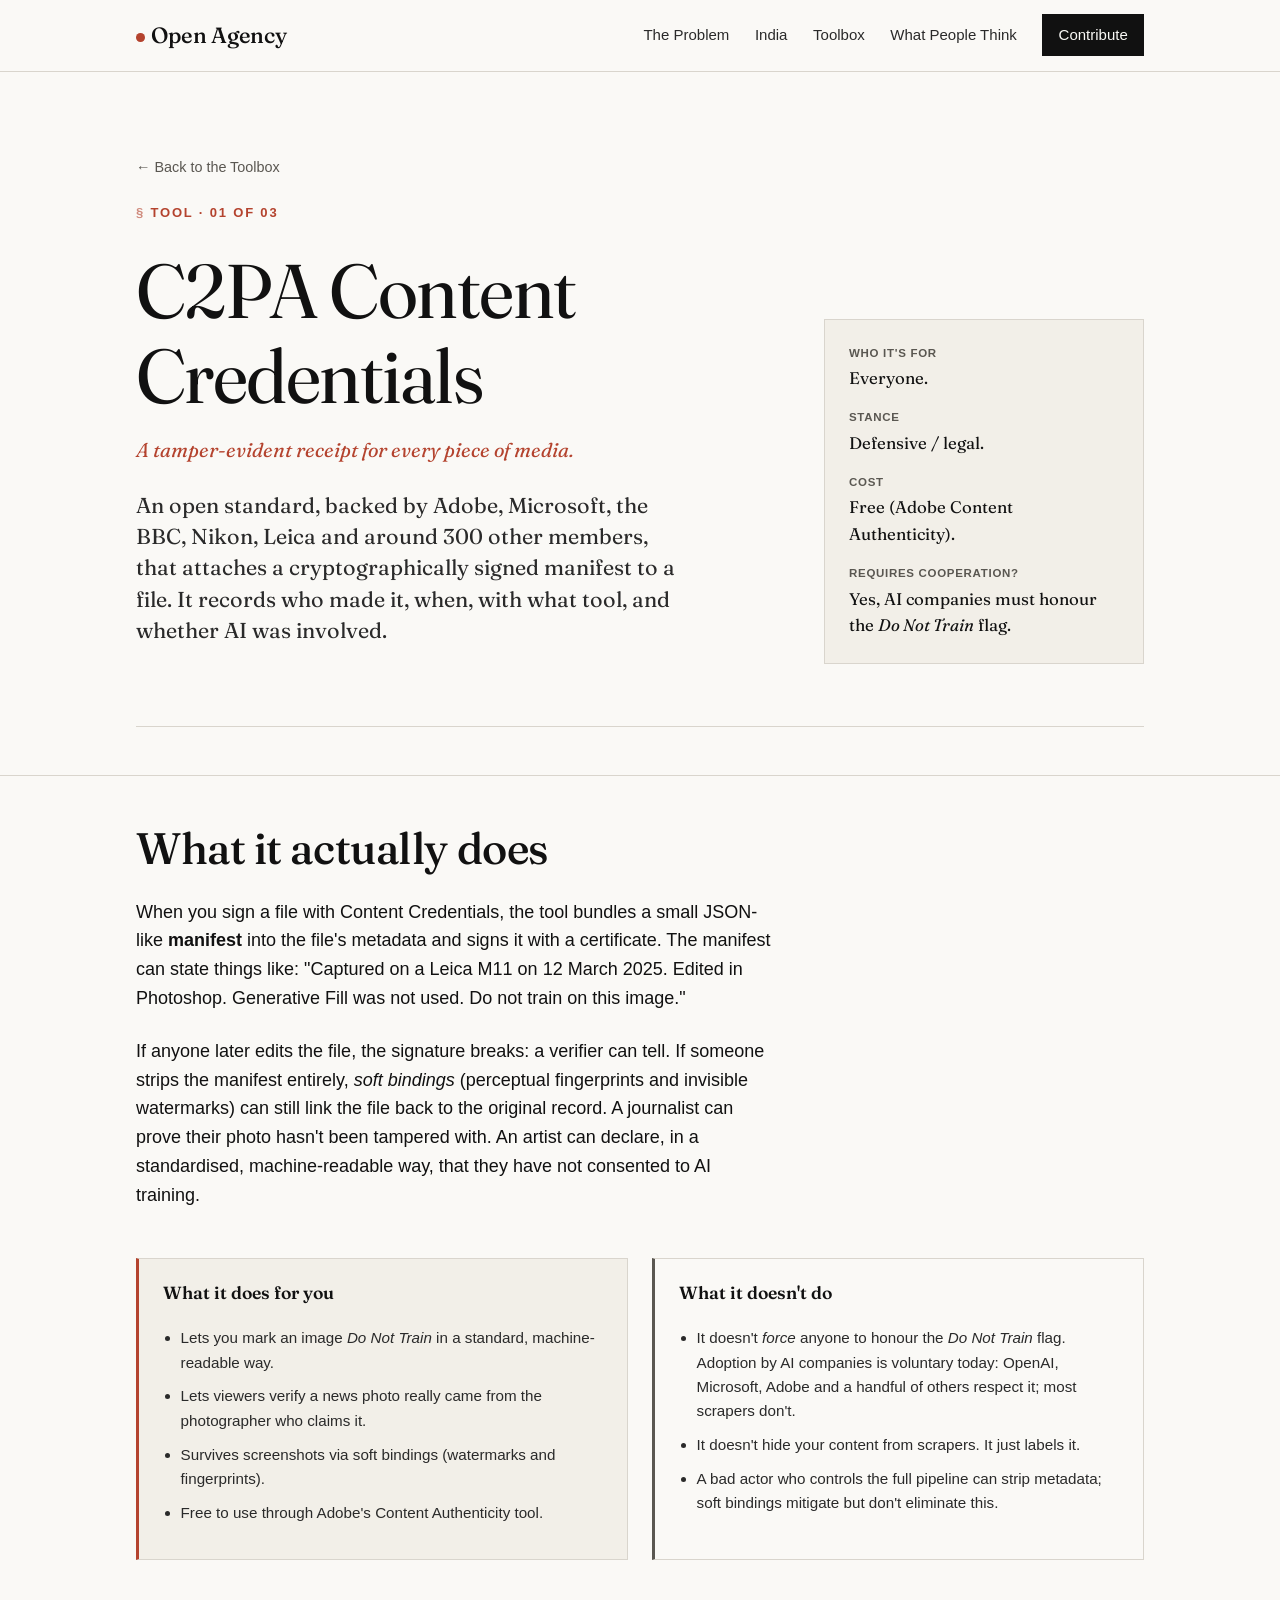
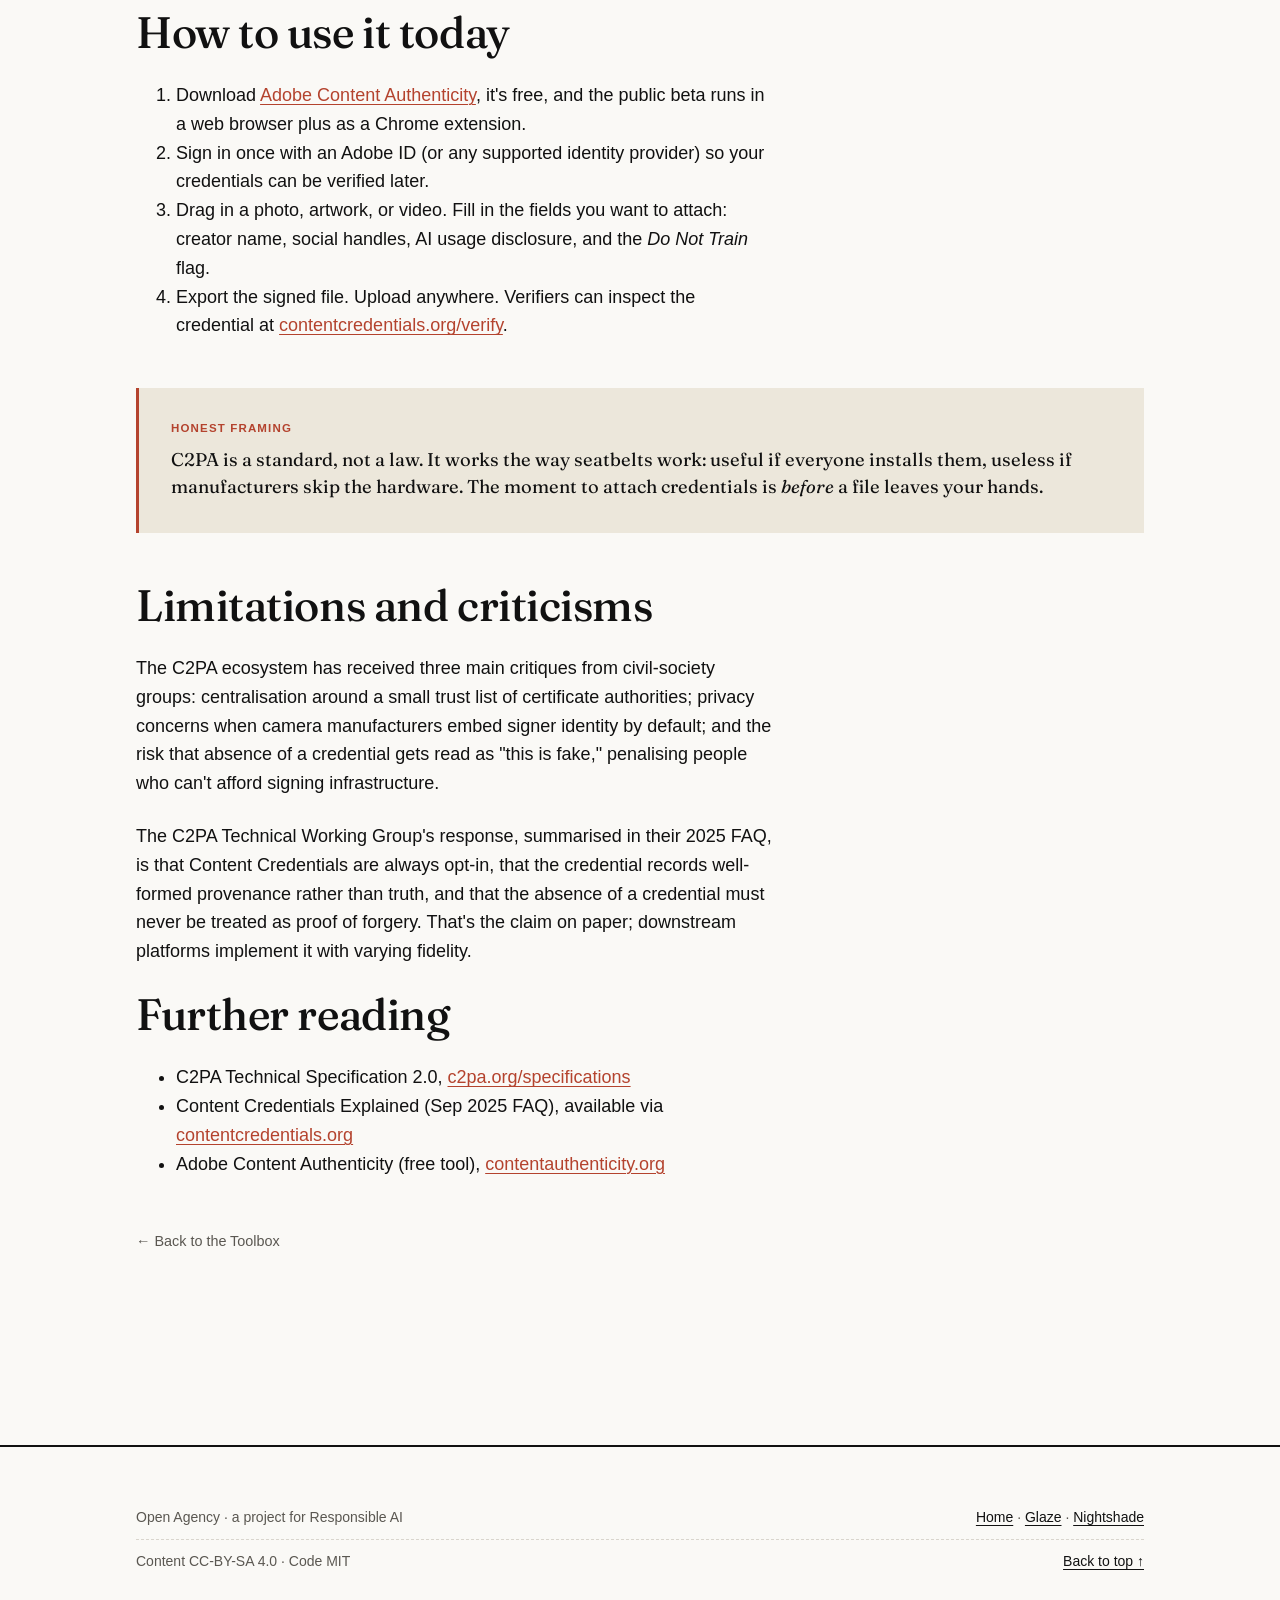
<file: tools/c2pa.html>
<!DOCTYPE html>
<html lang="en">
<head>
  <meta charset="UTF-8" />
  <meta name="viewport" content="width=device-width, initial-scale=1.0" />
  <title>C2PA</title>
  <meta name="description" content="C2PA is an open standard for cryptographic content provenance. Here's what it does, what it doesn't, and how to use it." />
  <link rel="preconnect" href="https://fonts.googleapis.com" />
  <link rel="preconnect" href="https://fonts.gstatic.com" crossorigin />
  <link rel="stylesheet" href="https://fonts.googleapis.com/css2?family=Fraunces:ital,opsz,wght@0,9..144,300..700;1,9..144,300..700&display=swap" />
  <link rel="stylesheet" href="../assets/css/main.css" />
  <link rel="icon" href="data:image/svg+xml,%3Csvg xmlns='http://www.w3.org/2000/svg' viewBox='0 0 16 16'%3E%3Ccircle cx='8' cy='8' r='5' fill='%23B4432E'/%3E%3C/svg%3E" />
</head>
<body class="tool-page">
  <a href="#main" class="skip-link">Skip to main content</a>

  <header class="site-header">
    <div class="wrap">
      <a href="../index.html" class="logo">Open Agency</a>
      <nav class="site-nav" aria-label="Primary">
        <a href="../index.html#problem">The Problem</a>
        <a href="../index.html#india">India</a>
        <a href="../index.html#toolbox">Toolbox</a>
        <a href="../index.html#voices">What People Think</a>
        <a href="../index.html#contribute" class="btn">Contribute</a>
      </nav>
    </div>
  </header>

  <main id="main">
    <section class="hero">
      <div class="wrap">
        <a class="back-link" href="../index.html#toolbox">← Back to the Toolbox</a>

        <div class="tool-hero-grid">
          <div class="tool-hero">
            <p class="section-label">Tool · 01 of 03</p>
            <h1>C2PA Content Credentials</h1>
            <p class="tagline">A tamper-evident receipt for every piece of media.</p>
            <p class="sub">
              An open standard, backed by Adobe, Microsoft, the BBC, Nikon, Leica and around
              300 other members, that attaches a cryptographically signed manifest to a file.
              It records who made it, when, with what tool, and whether AI was involved.
            </p>
          </div>

          <dl class="meta">
            <dt>Who it's for</dt>
            <dd>Everyone.</dd>
            <dt>Stance</dt>
            <dd>Defensive / legal.</dd>
            <dt>Cost</dt>
            <dd>Free (Adobe Content Authenticity).</dd>
            <dt>Requires cooperation?</dt>
            <dd>Yes, AI companies must honour the <em>Do Not Train</em> flag.</dd>
          </dl>
        </div>
      </div>
    </section>

    <section class="section" style="padding-block: 3rem 4rem;">
      <div class="wrap">

        <h2>What it actually does</h2>
        <div class="prose">
          <p>
            When you sign a file with Content Credentials, the tool bundles a small JSON-like
            <strong>manifest</strong> into the file's metadata and signs it with a certificate.
            The manifest can state things like: "Captured on a Leica M11 on 12 March 2025. Edited
            in Photoshop. Generative Fill was not used. Do not train on this image."
          </p>
          <p>
            If anyone later edits the file, the signature breaks: a verifier can tell. If someone
            strips the manifest entirely, <em>soft bindings</em> (perceptual fingerprints and
            invisible watermarks) can still link the file back to the original record. A journalist
            can prove their photo hasn't been tampered with. An artist can declare, in a
            standardised, machine-readable way, that they have not consented to AI training.
          </p>
        </div>

        <div class="pros-cons">
          <section class="pros">
            <h4>What it does for you</h4>
            <ul>
              <li>Lets you mark an image <em>Do Not Train</em> in a standard, machine-readable way.</li>
              <li>Lets viewers verify a news photo really came from the photographer who claims it.</li>
              <li>Survives screenshots via soft bindings (watermarks and fingerprints).</li>
              <li>Free to use through Adobe's Content Authenticity tool.</li>
            </ul>
          </section>
          <section class="cons">
            <h4>What it doesn't do</h4>
            <ul>
              <li>It doesn't <em>force</em> anyone to honour the <em>Do Not Train</em> flag. Adoption by AI companies is voluntary today: OpenAI, Microsoft, Adobe and a handful of others respect it; most scrapers don't.</li>
              <li>It doesn't hide your content from scrapers. It just labels it.</li>
              <li>A bad actor who controls the full pipeline can strip metadata; soft bindings mitigate but don't eliminate this.</li>
            </ul>
          </section>
        </div>

        <h2 id="how" style="margin-top:3rem;">How to use it today</h2>
        <div class="prose">
          <ol>
            <li>
              Download <a href="https://contentauthenticity.org" target="_blank" rel="noopener">Adobe Content Authenticity</a>,
              it's free, and the public beta runs in a web browser plus as a Chrome extension.
            </li>
            <li>Sign in once with an Adobe ID (or any supported identity provider) so your credentials can be verified later.</li>
            <li>Drag in a photo, artwork, or video. Fill in the fields you want to attach: creator name, social handles, AI usage disclosure, and the <em>Do Not Train</em> flag.</li>
            <li>Export the signed file. Upload anywhere. Verifiers can inspect the credential at <a href="https://contentcredentials.org/verify" target="_blank" rel="noopener">contentcredentials.org/verify</a>.</li>
          </ol>
        </div>

        <div class="callout">
          <strong>Honest framing</strong>
          C2PA is a standard, not a law. It works the way seatbelts work: useful if everyone
          installs them, useless if manufacturers skip the hardware. The moment to attach
          credentials is <em>before</em> a file leaves your hands.
        </div>

        <h2>Limitations and criticisms</h2>
        <div class="prose">
          <p>
            The C2PA ecosystem has received three main critiques from civil-society groups:
            centralisation around a small trust list of certificate authorities; privacy concerns
            when camera manufacturers embed signer identity by default; and the risk that
            absence of a credential gets read as "this is fake," penalising people who can't
            afford signing infrastructure.
          </p>
          <p>
            The C2PA Technical Working Group's response, summarised in their 2025 FAQ, is
            that Content Credentials are always opt-in, that the credential records well-formed
            provenance rather than truth, and that the absence of a credential must never be
            treated as proof of forgery. That's the claim on paper; downstream platforms
            implement it with varying fidelity.
          </p>
        </div>

        <h2>Further reading</h2>
        <div class="prose">
          <ul>
            <li>C2PA Technical Specification 2.0, <a href="https://c2pa.org/specifications/specifications/2.0/specs/C2PA_Specification.html" target="_blank" rel="noopener">c2pa.org/specifications</a></li>
            <li>Content Credentials Explained (Sep 2025 FAQ), available via <a href="https://contentcredentials.org" target="_blank" rel="noopener">contentcredentials.org</a></li>
            <li>Adobe Content Authenticity (free tool), <a href="https://contentauthenticity.org" target="_blank" rel="noopener">contentauthenticity.org</a></li>
          </ul>
        </div>

        <p style="margin-top:3rem;"><a class="back-link" href="../index.html#toolbox">← Back to the Toolbox</a></p>
      </div>
    </section>
  </main>

  <footer class="site-footer">
    <div class="wrap">
      <div>
        <span>Open Agency · a project for Responsible AI</span>
        <span><a href="../index.html">Home</a> · <a href="glaze.html">Glaze</a> · <a href="nightshade.html">Nightshade</a></span>
      </div>
      <div>
        <span>Content CC-BY-SA 4.0 · Code MIT</span>
        <a href="#">Back to top ↑</a>
      </div>
    </div>
  </footer>
</body>
</html>
</file>
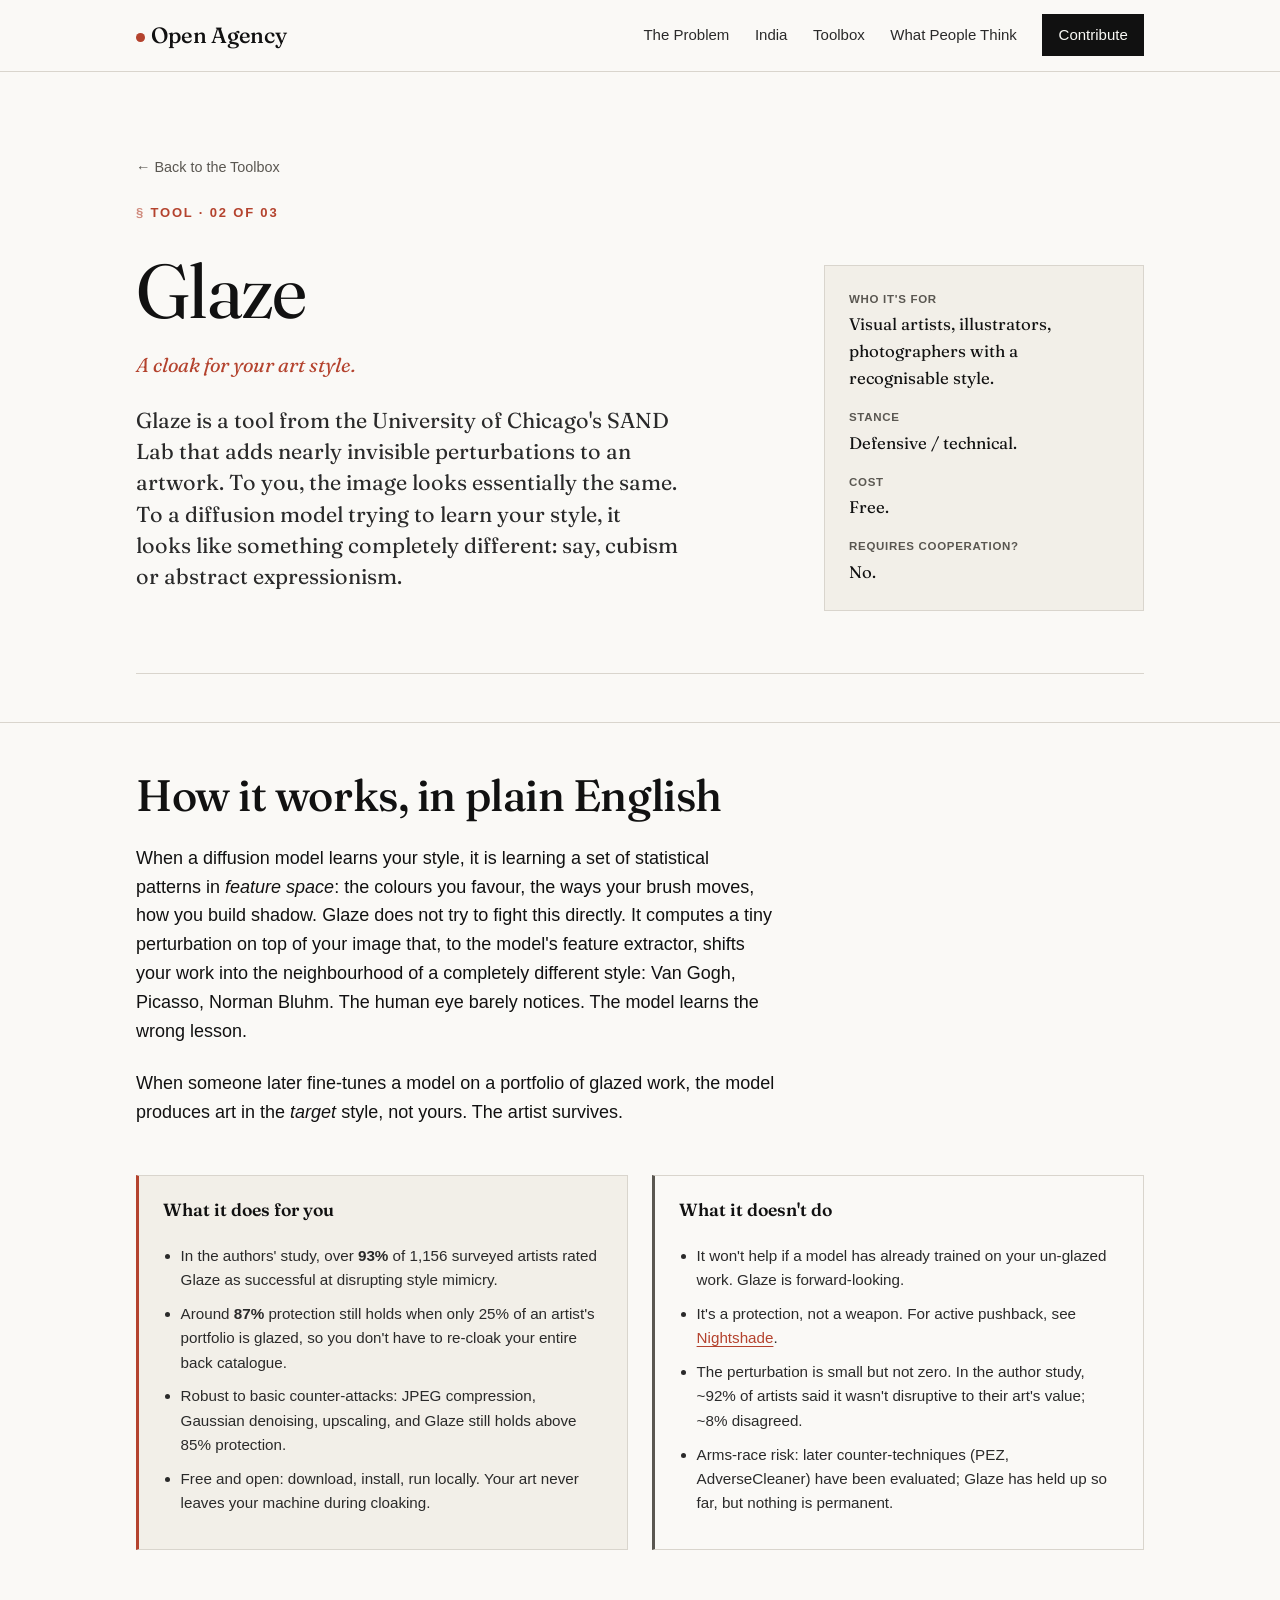
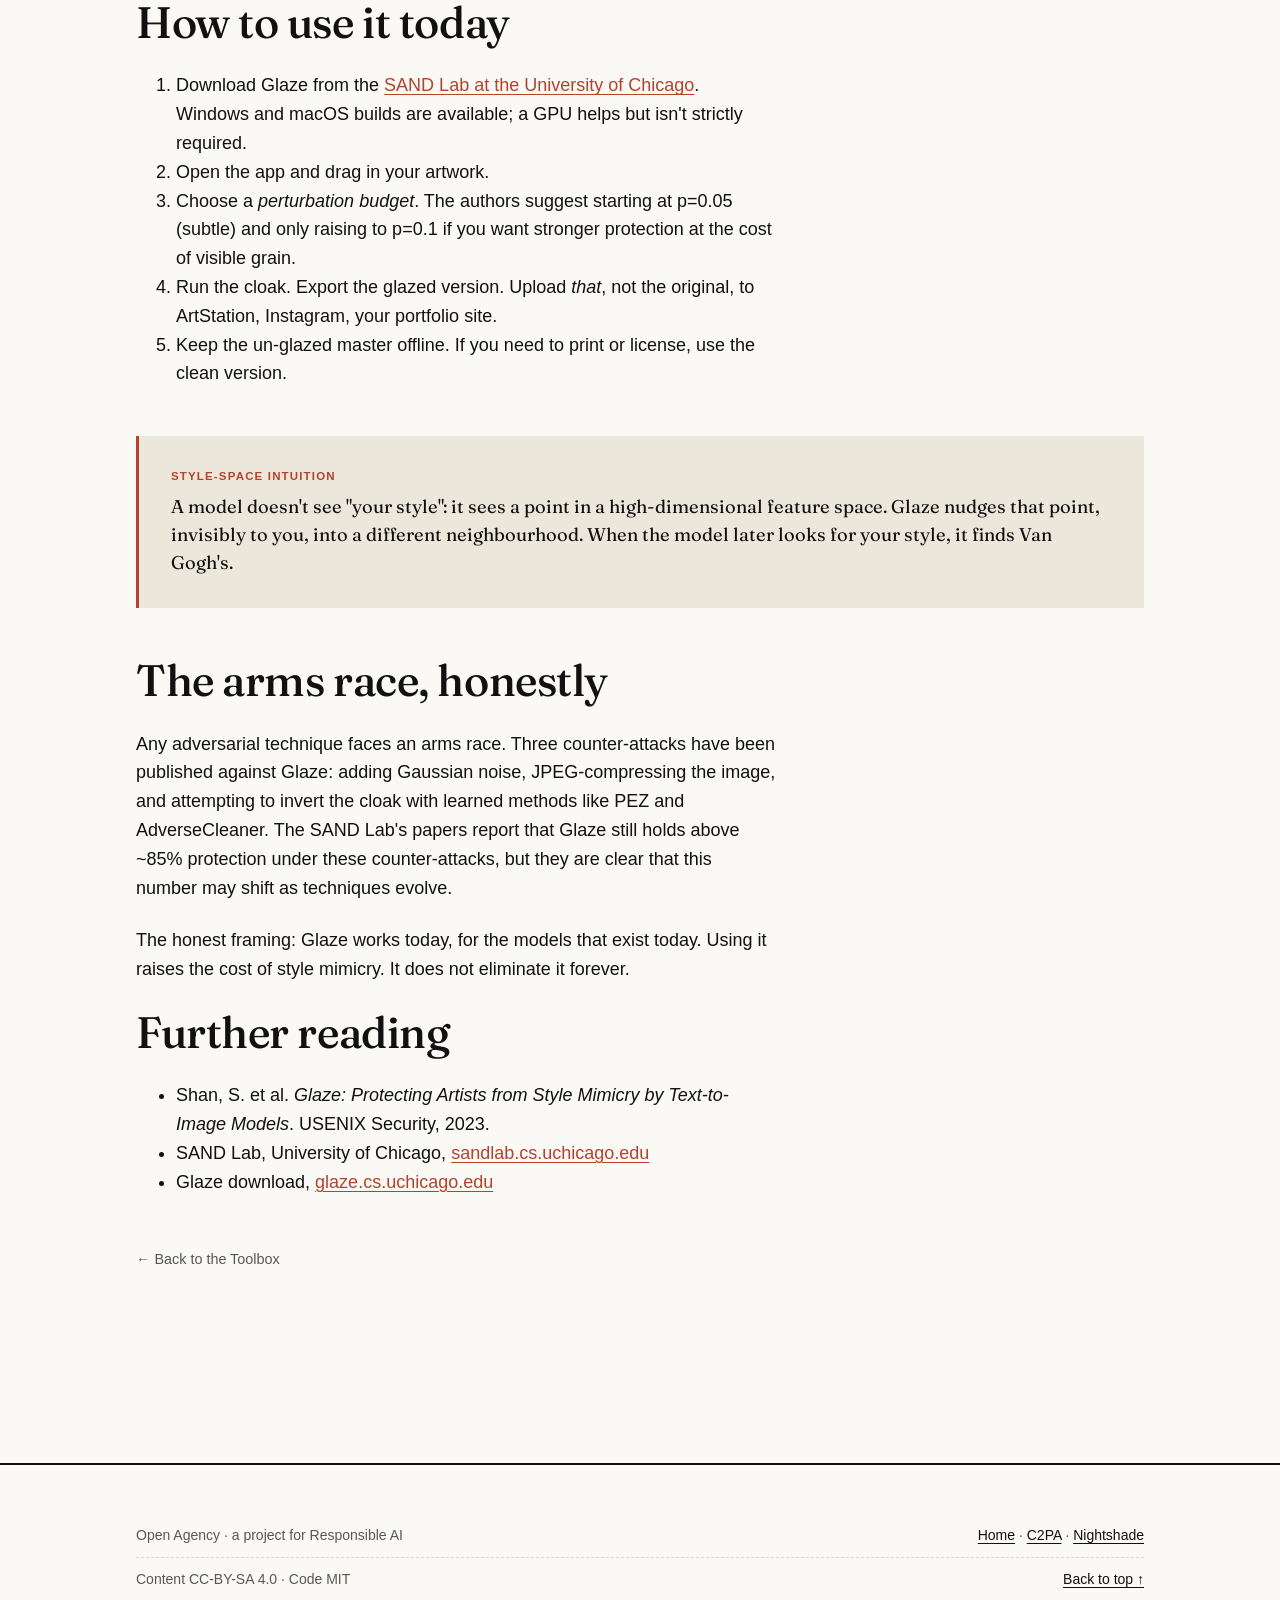
<file: tools/glaze.html>
<!DOCTYPE html>
<html lang="en">
<head>
  <meta charset="UTF-8" />
  <meta name="viewport" content="width=device-width, initial-scale=1.0" />
  <title>Glaze</title>
  <meta name="description" content="Glaze is a tool from the SAND Lab at the University of Chicago that protects artists from style mimicry by text-to-image models." />
  <link rel="preconnect" href="https://fonts.googleapis.com" />
  <link rel="preconnect" href="https://fonts.gstatic.com" crossorigin />
  <link rel="stylesheet" href="https://fonts.googleapis.com/css2?family=Fraunces:ital,opsz,wght@0,9..144,300..700;1,9..144,300..700&display=swap" />
  <link rel="stylesheet" href="../assets/css/main.css" />
  <link rel="icon" href="data:image/svg+xml,%3Csvg xmlns='http://www.w3.org/2000/svg' viewBox='0 0 16 16'%3E%3Ccircle cx='8' cy='8' r='5' fill='%23B4432E'/%3E%3C/svg%3E" />
</head>
<body class="tool-page">
  <a href="#main" class="skip-link">Skip to main content</a>

  <header class="site-header">
    <div class="wrap">
      <a href="../index.html" class="logo">Open Agency</a>
      <nav class="site-nav" aria-label="Primary">
        <a href="../index.html#problem">The Problem</a>
        <a href="../index.html#india">India</a>
        <a href="../index.html#toolbox">Toolbox</a>
        <a href="../index.html#voices">What People Think</a>
        <a href="../index.html#contribute" class="btn">Contribute</a>
      </nav>
    </div>
  </header>

  <main id="main">
    <section class="hero">
      <div class="wrap">
        <a class="back-link" href="../index.html#toolbox">← Back to the Toolbox</a>

        <div class="tool-hero-grid">
          <div class="tool-hero">
            <p class="section-label">Tool · 02 of 03</p>
            <h1>Glaze</h1>
            <p class="tagline">A cloak for your art style.</p>
            <p class="sub">
              Glaze is a tool from the University of Chicago's SAND Lab that adds nearly
              invisible perturbations to an artwork. To you, the image looks essentially the
              same. To a diffusion model trying to learn your style, it looks like something
              completely different: say, cubism or abstract expressionism.
            </p>
          </div>

          <dl class="meta">
            <dt>Who it's for</dt>
            <dd>Visual artists, illustrators, photographers with a recognisable style.</dd>
            <dt>Stance</dt>
            <dd>Defensive / technical.</dd>
            <dt>Cost</dt>
            <dd>Free.</dd>
            <dt>Requires cooperation?</dt>
            <dd>No.</dd>
          </dl>
        </div>
      </div>
    </section>

    <section class="section" style="padding-block: 3rem 4rem;">
      <div class="wrap">

        <h2>How it works, in plain English</h2>
        <div class="prose">
          <p>
            When a diffusion model learns your style, it is learning a set of statistical
            patterns in <em>feature space</em>: the colours you favour, the ways your brush
            moves, how you build shadow. Glaze does not try to fight this directly. It
            computes a tiny perturbation on top of your image that, to the model's feature
            extractor, shifts your work into the neighbourhood of a completely different
            style: Van Gogh, Picasso, Norman Bluhm. The human eye barely notices. The model
            learns the wrong lesson.
          </p>
          <p>
            When someone later fine-tunes a model on a portfolio of glazed work, the model
            produces art in the <em>target</em> style, not yours. The artist survives.
          </p>
        </div>

        <div class="pros-cons">
          <section class="pros">
            <h4>What it does for you</h4>
            <ul>
              <li>In the authors' study, over <strong>93%</strong> of 1,156 surveyed artists rated Glaze as successful at disrupting style mimicry.</li>
              <li>Around <strong>87%</strong> protection still holds when only 25% of an artist's portfolio is glazed, so you don't have to re-cloak your entire back catalogue.</li>
              <li>Robust to basic counter-attacks: JPEG compression, Gaussian denoising, upscaling, and Glaze still holds above 85% protection.</li>
              <li>Free and open: download, install, run locally. Your art never leaves your machine during cloaking.</li>
            </ul>
          </section>
          <section class="cons">
            <h4>What it doesn't do</h4>
            <ul>
              <li>It won't help if a model has already trained on your un-glazed work. Glaze is forward-looking.</li>
              <li>It's a protection, not a weapon. For active pushback, see <a href="nightshade.html">Nightshade</a>.</li>
              <li>The perturbation is small but not zero. In the author study, ~92% of artists said it wasn't disruptive to their art's value; ~8% disagreed.</li>
              <li>Arms-race risk: later counter-techniques (PEZ, AdverseCleaner) have been evaluated; Glaze has held up so far, but nothing is permanent.</li>
            </ul>
          </section>
        </div>

        <h2 id="how" style="margin-top:3rem;">How to use it today</h2>
        <div class="prose">
          <ol>
            <li>
              Download Glaze from the <a href="https://glaze.cs.uchicago.edu" target="_blank" rel="noopener">SAND Lab at the University of Chicago</a>.
              Windows and macOS builds are available; a GPU helps but isn't strictly required.
            </li>
            <li>Open the app and drag in your artwork.</li>
            <li>Choose a <em>perturbation budget</em>. The authors suggest starting at p=0.05 (subtle) and only raising to p=0.1 if you want stronger protection at the cost of visible grain.</li>
            <li>Run the cloak. Export the glazed version. Upload <em>that</em>, not the original, to ArtStation, Instagram, your portfolio site.</li>
            <li>Keep the un-glazed master offline. If you need to print or license, use the clean version.</li>
          </ol>
        </div>

        <div class="callout">
          <strong>Style-space intuition</strong>
          A model doesn't see "your style": it sees a point in a high-dimensional feature
          space. Glaze nudges that point, invisibly to you, into a different neighbourhood.
          When the model later looks for your style, it finds Van Gogh's.
        </div>

        <h2>The arms race, honestly</h2>
        <div class="prose">
          <p>
            Any adversarial technique faces an arms race. Three counter-attacks have been
            published against Glaze: adding Gaussian noise, JPEG-compressing the image, and
            attempting to invert the cloak with learned methods like PEZ and AdverseCleaner.
            The SAND Lab's papers report that Glaze still holds above ~85% protection under
            these counter-attacks, but they are clear that this number may shift as
            techniques evolve.
          </p>
          <p>
            The honest framing: Glaze works today, for the models that exist today. Using
            it raises the cost of style mimicry. It does not eliminate it forever.
          </p>
        </div>

        <h2>Further reading</h2>
        <div class="prose">
          <ul>
            <li>Shan, S. et al. <em>Glaze: Protecting Artists from Style Mimicry by Text-to-Image Models</em>. USENIX Security, 2023.</li>
            <li>SAND Lab, University of Chicago, <a href="https://sandlab.cs.uchicago.edu" target="_blank" rel="noopener">sandlab.cs.uchicago.edu</a></li>
            <li>Glaze download, <a href="https://glaze.cs.uchicago.edu" target="_blank" rel="noopener">glaze.cs.uchicago.edu</a></li>
          </ul>
        </div>

        <p style="margin-top:3rem;"><a class="back-link" href="../index.html#toolbox">← Back to the Toolbox</a></p>
      </div>
    </section>
  </main>

  <footer class="site-footer">
    <div class="wrap">
      <div>
        <span>Open Agency · a project for Responsible AI</span>
        <span><a href="../index.html">Home</a> · <a href="c2pa.html">C2PA</a> · <a href="nightshade.html">Nightshade</a></span>
      </div>
      <div>
        <span>Content CC-BY-SA 4.0 · Code MIT</span>
        <a href="#">Back to top ↑</a>
      </div>
    </div>
  </footer>
</body>
</html>
</file>
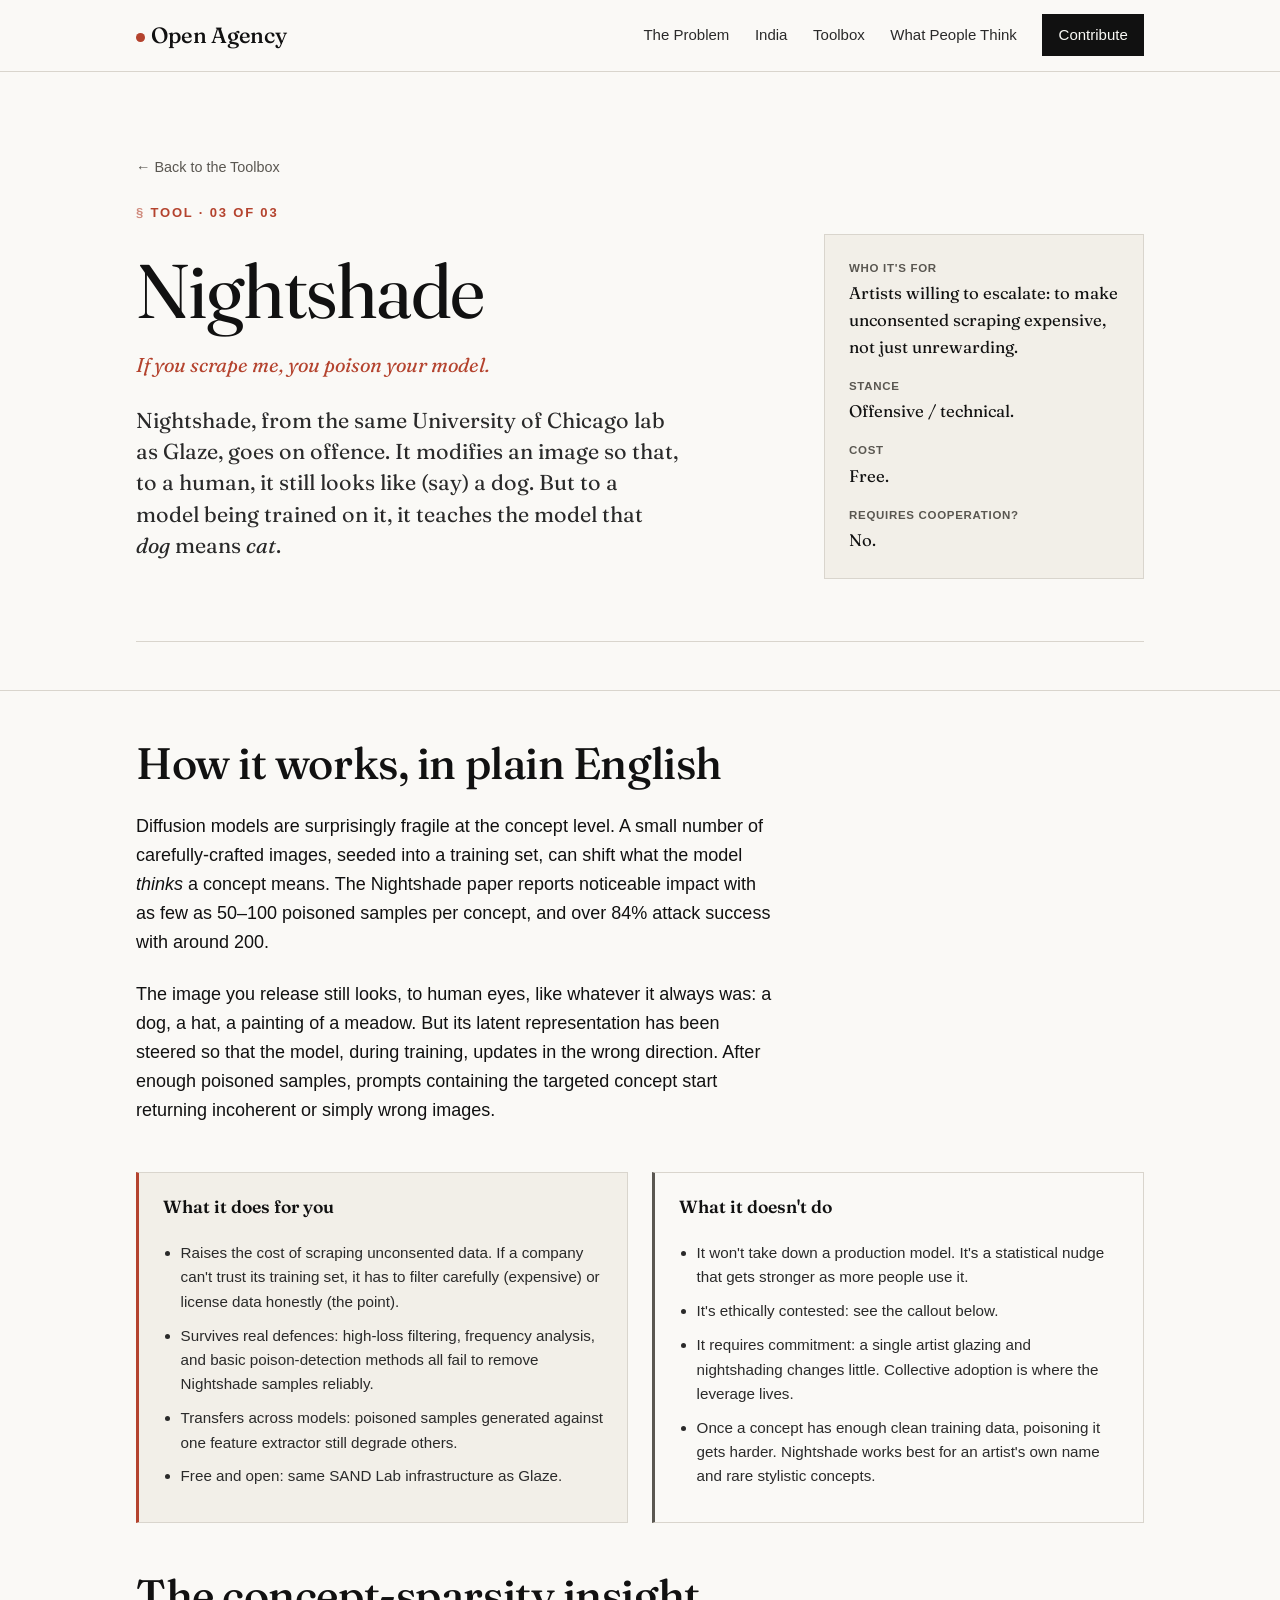
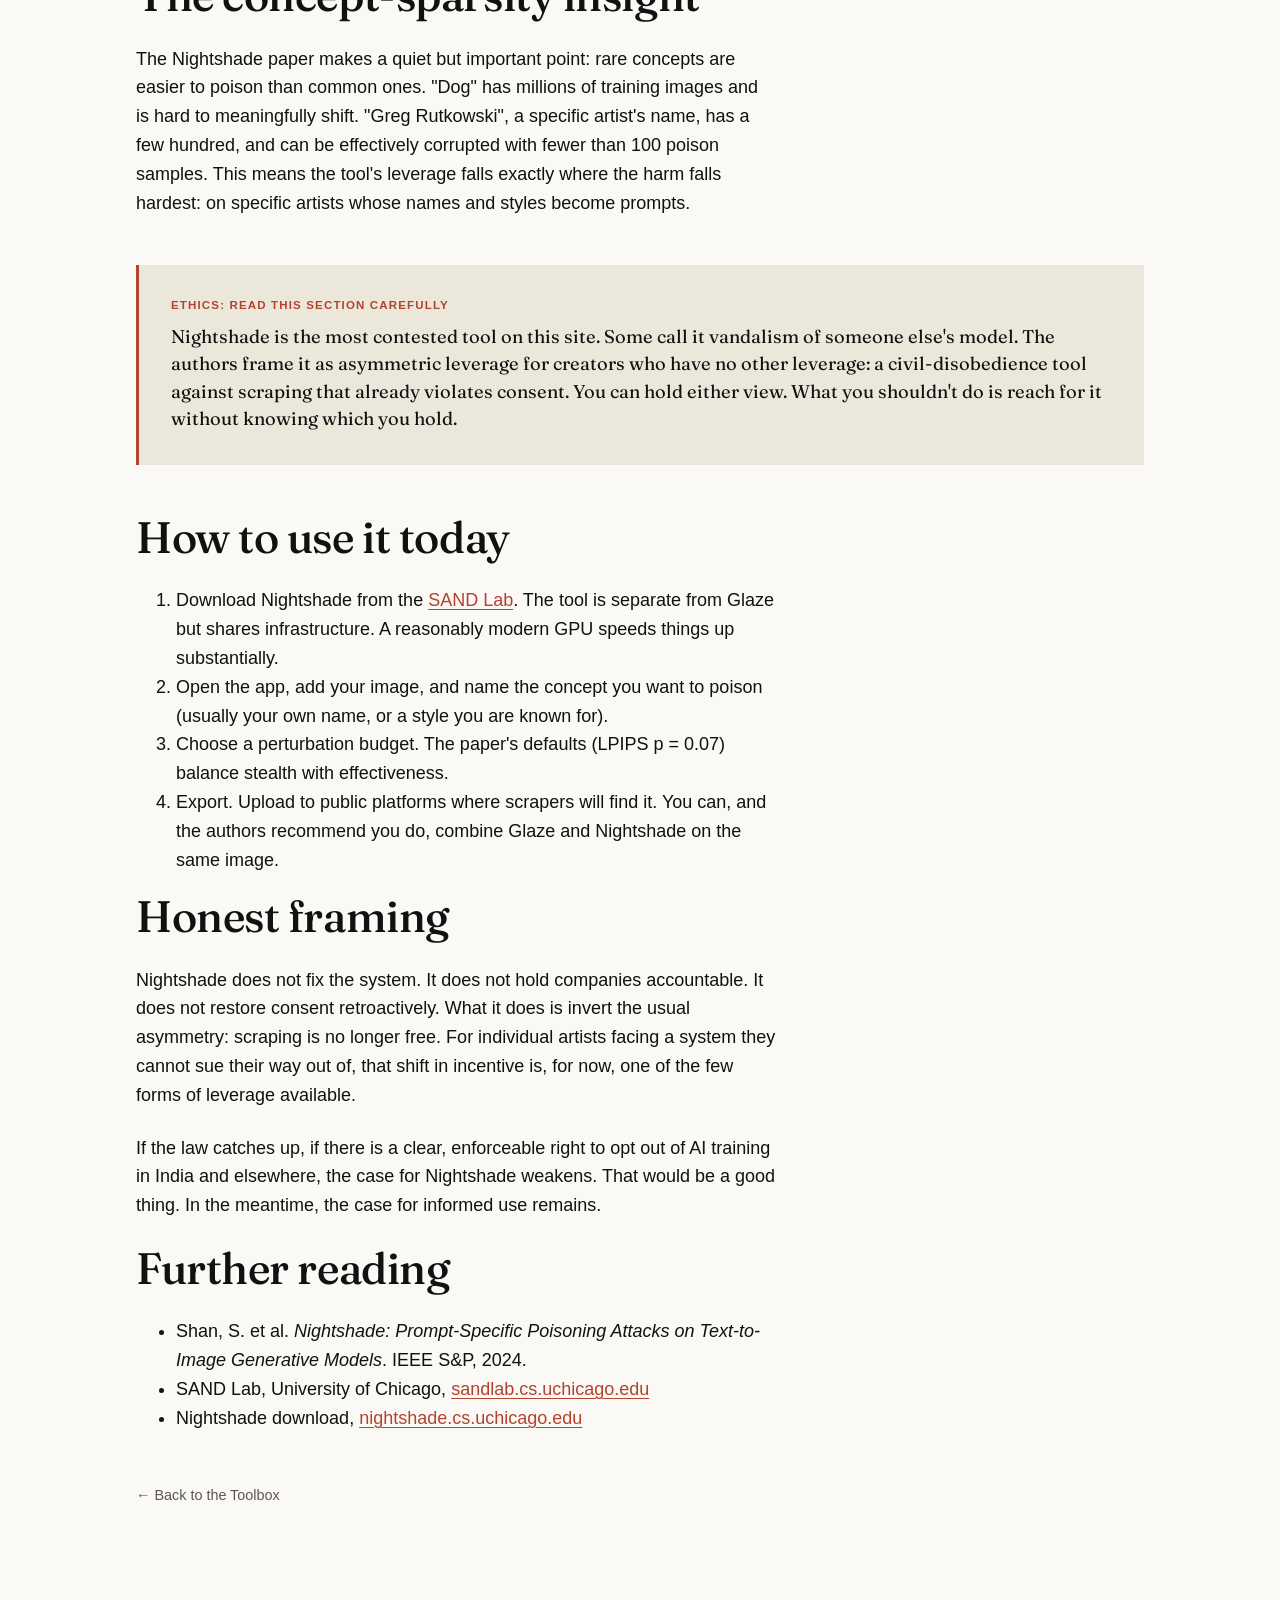
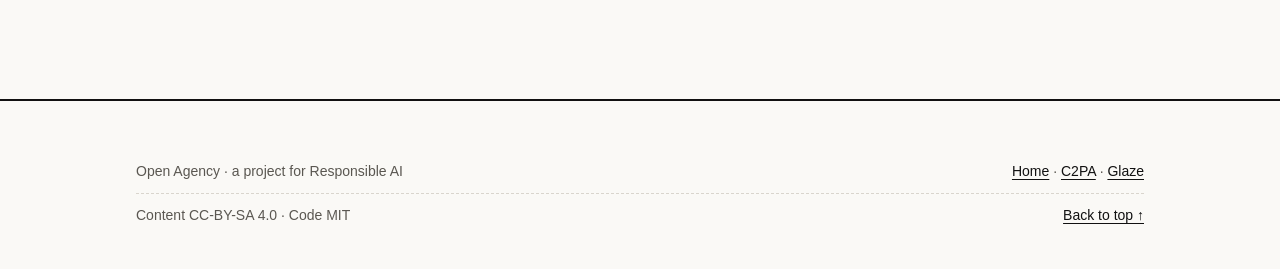
<file: tools/nightshade.html>
<!DOCTYPE html>
<html lang="en">
<head>
  <meta charset="UTF-8" />
  <meta name="viewport" content="width=device-width, initial-scale=1.0" />
  <title>Nightshade</title>
  <meta name="description" content="Nightshade is a prompt-specific poisoning attack that lets artists push back against unconsented scraping." />
  <link rel="preconnect" href="https://fonts.googleapis.com" />
  <link rel="preconnect" href="https://fonts.gstatic.com" crossorigin />
  <link rel="stylesheet" href="https://fonts.googleapis.com/css2?family=Fraunces:ital,opsz,wght@0,9..144,300..700;1,9..144,300..700&display=swap" />
  <link rel="stylesheet" href="../assets/css/main.css" />
  <link rel="icon" href="data:image/svg+xml,%3Csvg xmlns='http://www.w3.org/2000/svg' viewBox='0 0 16 16'%3E%3Ccircle cx='8' cy='8' r='5' fill='%23B4432E'/%3E%3C/svg%3E" />
</head>
<body class="tool-page">
  <a href="#main" class="skip-link">Skip to main content</a>

  <header class="site-header">
    <div class="wrap">
      <a href="../index.html" class="logo">Open Agency</a>
      <nav class="site-nav" aria-label="Primary">
        <a href="../index.html#problem">The Problem</a>
        <a href="../index.html#india">India</a>
        <a href="../index.html#toolbox">Toolbox</a>
        <a href="../index.html#voices">What People Think</a>
        <a href="../index.html#contribute" class="btn">Contribute</a>
      </nav>
    </div>
  </header>

  <main id="main">
    <section class="hero">
      <div class="wrap">
        <a class="back-link" href="../index.html#toolbox">← Back to the Toolbox</a>

        <div class="tool-hero-grid">
          <div class="tool-hero">
            <p class="section-label">Tool · 03 of 03</p>
            <h1>Nightshade</h1>
            <p class="tagline">If you scrape me, you poison your model.</p>
            <p class="sub">
              Nightshade, from the same University of Chicago lab as Glaze, goes on
              offence. It modifies an image so that, to a human, it still looks like (say)
              a dog. But to a model being trained on it, it teaches the model that
              <em>dog</em> means <em>cat</em>.
            </p>
          </div>

          <dl class="meta">
            <dt>Who it's for</dt>
            <dd>Artists willing to escalate: to make unconsented scraping expensive, not just unrewarding.</dd>
            <dt>Stance</dt>
            <dd>Offensive / technical.</dd>
            <dt>Cost</dt>
            <dd>Free.</dd>
            <dt>Requires cooperation?</dt>
            <dd>No.</dd>
          </dl>
        </div>
      </div>
    </section>

    <section class="section" style="padding-block: 3rem 4rem;">
      <div class="wrap">

        <h2>How it works, in plain English</h2>
        <div class="prose">
          <p>
            Diffusion models are surprisingly fragile at the concept level. A small number
            of carefully-crafted images, seeded into a training set, can shift what the
            model <em>thinks</em> a concept means. The Nightshade paper reports noticeable
            impact with as few as 50–100 poisoned samples per concept, and over 84% attack
            success with around 200.
          </p>
          <p>
            The image you release still looks, to human eyes, like whatever it always was:
            a dog, a hat, a painting of a meadow. But its latent representation has been
            steered so that the model, during training, updates in the wrong direction. After
            enough poisoned samples, prompts containing the targeted concept start returning
            incoherent or simply wrong images.
          </p>
        </div>

        <div class="pros-cons">
          <section class="pros">
            <h4>What it does for you</h4>
            <ul>
              <li>Raises the cost of scraping unconsented data. If a company can't trust its training set, it has to filter carefully (expensive) or license data honestly (the point).</li>
              <li>Survives real defences: high-loss filtering, frequency analysis, and basic poison-detection methods all fail to remove Nightshade samples reliably.</li>
              <li>Transfers across models: poisoned samples generated against one feature extractor still degrade others.</li>
              <li>Free and open: same SAND Lab infrastructure as Glaze.</li>
            </ul>
          </section>
          <section class="cons">
            <h4>What it doesn't do</h4>
            <ul>
              <li>It won't take down a production model. It's a statistical nudge that gets stronger as more people use it.</li>
              <li>It's ethically contested: see the callout below.</li>
              <li>It requires commitment: a single artist glazing and nightshading changes little. Collective adoption is where the leverage lives.</li>
              <li>Once a concept has enough clean training data, poisoning it gets harder. Nightshade works best for an artist's own name and rare stylistic concepts.</li>
            </ul>
          </section>
        </div>

        <h2>The concept-sparsity insight</h2>
        <div class="prose">
          <p>
            The Nightshade paper makes a quiet but important point: rare concepts are
            easier to poison than common ones. "Dog" has millions of training images and is
            hard to meaningfully shift. "Greg Rutkowski", a specific artist's name, has a
            few hundred, and can be effectively corrupted with fewer than 100 poison samples.
            This means the tool's leverage falls exactly where the harm falls hardest: on
            specific artists whose names and styles become prompts.
          </p>
        </div>

        <div class="callout">
          <strong>Ethics: read this section carefully</strong>
          Nightshade is the most contested tool on this site. Some call it vandalism of
          someone else's model. The authors frame it as asymmetric leverage for creators
          who have no other leverage: a civil-disobedience tool against scraping that
          already violates consent. You can hold either view. What you shouldn't do is
          reach for it without knowing which you hold.
        </div>

        <h2 id="how" style="margin-top:3rem;">How to use it today</h2>
        <div class="prose">
          <ol>
            <li>
              Download Nightshade from the <a href="https://nightshade.cs.uchicago.edu" target="_blank" rel="noopener">SAND Lab</a>.
              The tool is separate from Glaze but shares infrastructure. A reasonably modern
              GPU speeds things up substantially.
            </li>
            <li>Open the app, add your image, and name the concept you want to poison (usually your own name, or a style you are known for).</li>
            <li>Choose a perturbation budget. The paper's defaults (LPIPS p = 0.07) balance stealth with effectiveness.</li>
            <li>Export. Upload to public platforms where scrapers will find it. You can, and the authors recommend you do, combine Glaze and Nightshade on the same image.</li>
          </ol>
        </div>

        <h2>Honest framing</h2>
        <div class="prose">
          <p>
            Nightshade does not fix the system. It does not hold companies accountable. It
            does not restore consent retroactively. What it does is invert the usual
            asymmetry: scraping is no longer free. For individual artists facing a system
            they cannot sue their way out of, that shift in incentive is, for now, one of
            the few forms of leverage available.
          </p>
          <p>
            If the law catches up, if there is a clear, enforceable right to opt out of
            AI training in India and elsewhere, the case for Nightshade weakens. That would
            be a good thing. In the meantime, the case for informed use remains.
          </p>
        </div>

        <h2>Further reading</h2>
        <div class="prose">
          <ul>
            <li>Shan, S. et al. <em>Nightshade: Prompt-Specific Poisoning Attacks on Text-to-Image Generative Models</em>. IEEE S&P, 2024.</li>
            <li>SAND Lab, University of Chicago, <a href="https://sandlab.cs.uchicago.edu" target="_blank" rel="noopener">sandlab.cs.uchicago.edu</a></li>
            <li>Nightshade download, <a href="https://nightshade.cs.uchicago.edu" target="_blank" rel="noopener">nightshade.cs.uchicago.edu</a></li>
          </ul>
        </div>

        <p style="margin-top:3rem;"><a class="back-link" href="../index.html#toolbox">← Back to the Toolbox</a></p>
      </div>
    </section>
  </main>

  <footer class="site-footer">
    <div class="wrap">
      <div>
        <span>Open Agency · a project for Responsible AI</span>
        <span><a href="../index.html">Home</a> · <a href="c2pa.html">C2PA</a> · <a href="glaze.html">Glaze</a></span>
      </div>
      <div>
        <span>Content CC-BY-SA 4.0 · Code MIT</span>
        <a href="#">Back to top ↑</a>
      </div>
    </div>
  </footer>
</body>
</html>
</file>
<file: assets/css/main.css>
/* =========================================================
   Open Agency — main.css
   Paper-and-ink aesthetic. One accent. No gradients.
   ========================================================= */

/* ---------- Design tokens ---------- */
:root {
  --bg:           #FAF9F6;
  --ink:          #111111;
  --ink-soft:     #2a2a2a;
  --muted:        #5a5751;
  --rule:         #d9d5cd;
  --paper-2:      #F2EFE8;
  --paper-3:      #ECE7DB;

  --accent:       #B4432E;   /* muted red — commit */
  --accent-dark:  #8a3121;
  --accent-soft:  #f1dcd6;

  --ff-serif: "Fraunces", "EB Garamond", Georgia, "Times New Roman", serif;
  --ff-sans:  -apple-system, BlinkMacSystemFont, "Segoe UI", Roboto,
              "Helvetica Neue", Arial, sans-serif;
  --ff-mono:  ui-monospace, SFMono-Regular, Menlo, Consolas, monospace;

  --fs-body:   1.125rem;     /* 18px */
  --fs-small:  0.9375rem;
  --lh-body:   1.6;

  --maxw-prose: 40rem;
  --maxw-wide:  68rem;

  --s-1: .5rem;
  --s-2: 1rem;
  --s-3: 1.5rem;
  --s-4: 2rem;
  --s-5: 3rem;
  --s-6: 5rem;
  --s-7: 8rem;

  --radius: 2px;
  --border: 1px solid var(--rule);
}

/* ---------- Reset ---------- */
*, *::before, *::after { box-sizing: border-box; }
html { -webkit-text-size-adjust: 100%; scroll-behavior: smooth; }
@media (prefers-reduced-motion: reduce) { html { scroll-behavior: auto; } }
body { margin: 0; }
img, svg { display: block; max-width: 100%; height: auto; }
button { font: inherit; color: inherit; cursor: pointer; }
a { color: var(--accent); text-decoration: underline; text-underline-offset: 3px; text-decoration-thickness: 1px; }
a:hover { color: var(--accent-dark); text-decoration-thickness: 2px; }
:focus-visible { outline: 2px solid var(--accent); outline-offset: 3px; }

/* ---------- Base type ---------- */
body {
  background: var(--bg);
  color: var(--ink);
  font-family: var(--ff-sans);
  font-size: var(--fs-body);
  line-height: var(--lh-body);
  font-feature-settings: "kern", "liga", "ss01";
  -webkit-font-smoothing: antialiased;
  -moz-osx-font-smoothing: grayscale;
}

h1, h2, h3, h4 {
  font-family: var(--ff-serif);
  font-weight: 500;
  letter-spacing: -0.01em;
  line-height: 1.12;
  color: var(--ink);
  margin: 0 0 var(--s-3);
  text-wrap: balance;
}
h1 { font-size: clamp(2.5rem, 6vw, 4.75rem); font-weight: 400; letter-spacing: -0.02em; }
h2 { font-size: clamp(1.9rem, 3.5vw, 2.75rem); }
h3 { font-size: clamp(1.25rem, 2vw, 1.5rem); font-weight: 600; letter-spacing: 0; }
h4 { font-size: 1.0625rem; font-weight: 600; letter-spacing: 0.02em; text-transform: uppercase; color: var(--muted); }

p { margin: 0 0 var(--s-3); max-width: 40rem; }
p.lead {
  font-family: var(--ff-serif);
  font-size: clamp(1.25rem, 2.2vw, 1.5rem);
  line-height: 1.45;
  color: var(--ink-soft);
  font-weight: 400;
  max-width: 44rem;
}

strong { font-weight: 600; }
em { font-style: italic; }
small { font-size: var(--fs-small); color: var(--muted); }

blockquote {
  margin: var(--s-5) 0;
  padding: 0 0 0 var(--s-4);
  border-left: 3px solid var(--accent);
  font-family: var(--ff-serif);
  font-size: clamp(1.25rem, 2.4vw, 1.6rem);
  line-height: 1.35;
  font-style: italic;
  color: var(--ink);
  max-width: 44rem;
}
blockquote cite { display: block; margin-top: var(--s-2); font-size: var(--fs-small); font-style: normal; color: var(--muted); font-family: var(--ff-sans); }
blockquote cite::before { content: "— "; }

code, kbd, samp { font-family: var(--ff-mono); font-size: 0.95em; }
hr { border: 0; border-top: var(--border); margin: var(--s-6) 0; }

/* ---------- Layout ---------- */
.wrap { width: 100%; max-width: var(--maxw-wide); margin-inline: auto; padding-inline: clamp(1rem, 4vw, 2.5rem); }
.prose { max-width: var(--maxw-prose); }
.section { padding: var(--s-7) 0; border-top: var(--border); }
.section:first-of-type { border-top: 0; }
.section-label {
  font-family: var(--ff-sans);
  font-size: 0.8125rem;
  font-weight: 600;
  letter-spacing: 0.14em;
  text-transform: uppercase;
  color: var(--accent);
  margin-bottom: var(--s-3);
}
.section-label::before { content: "§ "; opacity: 0.6; }

/* ---------- Header ---------- */
.site-header {
  position: sticky; top: 0; z-index: 50;
  background: color-mix(in srgb, var(--bg) 94%, transparent);
  backdrop-filter: saturate(140%) blur(8px);
  -webkit-backdrop-filter: saturate(140%) blur(8px);
  border-bottom: var(--border);
}
.site-header .wrap { display: flex; align-items: center; justify-content: space-between; padding-block: .9rem; gap: var(--s-3); }
.logo {
  font-family: var(--ff-serif);
  font-size: 1.375rem;
  font-weight: 500;
  letter-spacing: -0.01em;
  color: var(--ink);
  text-decoration: none;
  display: inline-flex; align-items: baseline; gap: .4rem;
}
.logo::before {
  content: "";
  display: inline-block;
  width: .55rem; height: .55rem;
  background: var(--accent);
  transform: translateY(-1px);
  border-radius: 50%;
}
.site-nav { display: flex; align-items: center; gap: clamp(.8rem, 2vw, 1.6rem); }
.site-nav a {
  color: var(--ink-soft);
  text-decoration: none;
  font-size: 0.9375rem;
  font-weight: 500;
  padding: .25rem 0;
  position: relative;
}
.site-nav a.btn { color: var(--bg); padding: .5rem .95rem; }
.site-nav a.btn:hover { color: var(--bg); }
.site-nav a:not(.btn):hover { color: var(--accent); }
.site-nav a:not(.btn):hover::after {
  content: ""; position: absolute; left: 0; right: 0; bottom: -2px;
  height: 1px; background: var(--accent);
}
.nav-toggle { display: none; background: none; border: 0; padding: .35rem; }
@media (max-width: 820px) {
  .site-nav a:not(.btn) { display: none; }
  .site-nav .btn { padding: .45rem .8rem; }
}

/* ---------- Buttons ---------- */
.btn {
  display: inline-flex; align-items: center; gap: .5rem;
  background: var(--ink);
  color: var(--bg);
  padding: .7rem 1.1rem;
  text-decoration: none;
  font-weight: 500;
  font-size: .95rem;
  border: 1px solid var(--ink);
  transition: background .15s, color .15s, transform .15s;
}
.btn:hover { background: var(--accent); border-color: var(--accent); color: var(--bg); }
.btn.ghost { background: transparent; color: var(--ink); }
.btn.ghost:hover { background: var(--ink); color: var(--bg); }
.btn .arrow { transition: transform .2s; }
.btn:hover .arrow { transform: translateX(3px); }

/* ---------- Hero ---------- */
.hero { padding: clamp(4rem, 10vh, 7rem) 0 var(--s-7); }
.hero-grid {
  display: grid;
  grid-template-columns: 1.2fr 1fr;
  gap: var(--s-6);
  align-items: center;
}
@media (max-width: 900px) {
  .hero-grid { grid-template-columns: 1fr; gap: var(--s-5); }
}
.hero h1 { margin-bottom: var(--s-4); }
.hero h1 em { color: var(--accent); font-style: italic; font-variation-settings: "opsz" 144; }
.hero .sub {
  font-family: var(--ff-serif);
  font-size: clamp(1.1rem, 2vw, 1.35rem);
  line-height: 1.45;
  color: var(--ink-soft);
  max-width: 34rem;
  margin-bottom: var(--s-4);
}
.hero-ctas { display: flex; gap: var(--s-2); flex-wrap: wrap; margin-top: var(--s-4); }

/* Hero visual: dissolving portrait */
.hero-visual {
  aspect-ratio: 4/5;
  width: 100%;
  position: relative;
  overflow: hidden;
  border: var(--border);
  background: var(--paper-2);
}
.hero-visual svg { width: 100%; height: 100%; }
.hero-caption {
  font-size: .8125rem;
  color: var(--muted);
  margin-top: var(--s-2);
  font-style: italic;
  text-align: right;
}

/* Micro-strip below the fold */
.microstrip {
  border-top: var(--border);
  padding: .9rem 0;
  font-size: .875rem;
  color: var(--muted);
  display: flex; justify-content: space-between; align-items: center; gap: var(--s-3);
  flex-wrap: wrap;
}
.microstrip a { color: var(--ink); }

/* ---------- Problem cards ---------- */
.cards {
  display: grid;
  grid-template-columns: repeat(auto-fit, minmax(280px, 1fr));
  gap: 0;
  margin-top: var(--s-5);
  border-top: var(--border);
  border-left: var(--border);
}
.card {
  padding: var(--s-4) var(--s-4);
  border-right: var(--border);
  border-bottom: var(--border);
  background: var(--bg);
  display: flex; flex-direction: column;
  min-height: 22rem;
}
.card .card-num {
  font-family: var(--ff-serif);
  font-size: .875rem;
  color: var(--accent);
  margin-bottom: var(--s-3);
  letter-spacing: 0.08em;
}
.card h3 { font-family: var(--ff-serif); font-size: 1.45rem; font-weight: 500; letter-spacing: -0.01em; text-transform: none; color: var(--ink); }
.card p { font-size: 1rem; line-height: 1.55; color: var(--ink-soft); }
.card .example {
  margin-top: auto;
  padding-top: var(--s-3);
  border-top: 1px dashed var(--rule);
  font-size: .875rem;
  color: var(--muted);
  font-style: italic;
}

/* ---------- India section ---------- */
.regtable-wrap { overflow-x: auto; margin-top: var(--s-4); border: var(--border); background: var(--bg); }
.regtable { width: 100%; border-collapse: collapse; font-size: .9375rem; }
.regtable th, .regtable td { padding: .85rem 1rem; text-align: left; vertical-align: top; border-bottom: var(--border); }
.regtable thead { background: var(--paper-2); }
.regtable th { font-family: var(--ff-sans); font-weight: 600; text-transform: uppercase; letter-spacing: 0.06em; font-size: .78rem; color: var(--muted); }
.regtable tr:last-child td { border-bottom: 0; }
.regtable td:first-child { font-family: var(--ff-serif); font-weight: 500; color: var(--ink); font-size: 1.05rem; }
.regtable .highlight { background: var(--accent-soft); }

.mini-cards { display: grid; grid-template-columns: repeat(auto-fit, minmax(240px, 1fr)); gap: var(--s-3); margin-top: var(--s-4); }
.mini-card { padding: var(--s-3); border: var(--border); background: var(--paper-2); }
.mini-card h4 { margin-bottom: .5rem; color: var(--accent); text-transform: none; letter-spacing: 0; font-family: var(--ff-serif); font-size: 1.05rem; font-weight: 600; }
.mini-card p { font-size: .9375rem; margin: 0; color: var(--ink-soft); }

/* ---------- Toolbox ---------- */
.tool-cards {
  display: grid;
  grid-template-columns: repeat(3, 1fr);
  gap: var(--s-3);
  margin-top: var(--s-5);
}
@media (max-width: 900px) { .tool-cards { grid-template-columns: 1fr; } }
.tool-card {
  background: var(--bg);
  border: var(--border);
  padding: var(--s-4);
  display: flex; flex-direction: column;
  min-height: 26rem;
  position: relative;
  text-decoration: none;
  color: var(--ink);
  transition: transform .2s, border-color .2s;
}
.tool-card:hover { transform: translateY(-2px); border-color: var(--accent); }
.tool-card .tool-name {
  font-family: var(--ff-serif);
  font-size: 1.75rem;
  font-weight: 500;
  margin: var(--s-3) 0 .5rem;
}
.tool-card .tagline { font-style: italic; color: var(--accent); margin-bottom: var(--s-3); font-family: var(--ff-serif); font-size: 1.05rem; line-height: 1.35; }
.tool-card p { font-size: .95rem; color: var(--ink-soft); flex: 1; }
.tool-card .read-more { margin-top: var(--s-3); font-weight: 500; color: var(--ink); text-decoration: none; display: inline-flex; align-items: center; gap: .35rem; }
.tool-card:hover .read-more { color: var(--accent); }
.tool-card .read-more .arrow { transition: transform .2s; }
.tool-card:hover .read-more .arrow { transform: translateX(3px); }
.tool-card .icon { width: 48px; height: 48px; color: var(--accent); }

/* Comparison table */
.compare-wrap { overflow-x: auto; margin-top: var(--s-5); border: var(--border); background: var(--bg); }
.compare { width: 100%; border-collapse: collapse; font-size: .9375rem; min-width: 640px; }
.compare th, .compare td { padding: .85rem 1rem; text-align: left; border-bottom: var(--border); vertical-align: top; }
.compare thead { background: var(--paper-2); }
.compare th:first-child { background: var(--bg); }
.compare th { font-family: var(--ff-serif); font-size: 1.05rem; font-weight: 500; color: var(--ink); }
.compare td:first-child, .compare th:first-child { font-weight: 600; color: var(--muted); font-family: var(--ff-sans); font-size: .8125rem; text-transform: uppercase; letter-spacing: 0.06em; }
.compare tr:last-child td { border-bottom: 0; }

/* ---------- Simulator ---------- */
.sim {
  margin-top: var(--s-5);
  border: var(--border);
  background: var(--bg);
}
.sim-panels { display: grid; grid-template-columns: 1fr 1fr; gap: 0; }
@media (max-width: 760px) { .sim-panels { grid-template-columns: 1fr; } }
.sim-panel { padding: var(--s-3); border-right: var(--border); }
.sim-panel:last-child { border-right: 0; border-left: var(--border); margin-left: -1px; }
@media (max-width: 760px) {
  .sim-panel { border-right: 0; border-bottom: var(--border); }
  .sim-panel:last-child { border-bottom: 0; border-left: 0; margin-left: 0; }
}
.sim-panel h3 {
  font-family: var(--ff-sans);
  font-size: .8125rem;
  font-weight: 700;
  text-transform: uppercase;
  letter-spacing: 0.1em;
  color: var(--muted);
  margin-bottom: var(--s-2);
}
.sim-panel.protected h3 { color: var(--accent); }
.sim-canvas-wrap {
  aspect-ratio: 1/1;
  background: var(--paper-3);
  position: relative;
  overflow: hidden;
  border: 1px solid var(--rule);
}
.sim-canvas-wrap canvas { width: 100%; height: 100%; display: block; }
.sim-terminal {
  margin-top: var(--s-2);
  background: #0e0e0e;
  color: #d5d3cc;
  padding: .85rem 1rem;
  font-family: var(--ff-mono);
  font-size: .8125rem;
  line-height: 1.55;
  min-height: 9rem;
  border: 1px solid #2a2a28;
}
.sim-terminal .prompt { color: #6a8f75; }
.sim-terminal .ok { color: #9ad28e; }
.sim-terminal .warn { color: #e8b260; }
.sim-terminal .bad { color: #e67a6a; }
.sim-terminal .mute { color: #7a7870; }
.sim-terminal .flag {
  display: inline-block; padding: 1px 6px;
  background: #2a2a28; border-radius: 2px;
  margin-right: .3rem;
}
.sim-controls {
  padding: var(--s-3);
  border-top: var(--border);
  display: flex; gap: var(--s-2); flex-wrap: wrap; align-items: center;
  background: var(--paper-2);
}
.sim-controls .sim-note { margin-left: auto; font-size: .8125rem; color: var(--muted); font-style: italic; }
.sim-controls input[type="file"] {
  font: inherit; font-size: .875rem;
}
.sim-controls input[type="file"]::file-selector-button {
  background: var(--bg); color: var(--ink);
  border: 1px solid var(--ink);
  padding: .5rem .9rem;
  margin-right: .75rem;
  cursor: pointer;
  font-family: inherit;
}
.sim-controls input[type="file"]::file-selector-button:hover { background: var(--ink); color: var(--bg); }

.insights {
  display: grid;
  grid-template-columns: repeat(auto-fit, minmax(340px, 1fr));
  gap: 1.5rem;
  margin: 2.5rem 0;
}

.insight {
  padding: 2rem;
  border: 1px solid var(--border, rgba(0,0,0,.08));
  border-radius: 12px;
  background: var(--surface, #fff);
  transition: transform .2s ease, border-color .2s ease;
}

.insight:hover {
  transform: translateY(-2px);
  border-color: var(--accent, #000);
}

.insight-num-pair {
  display: flex;
  align-items: flex-end;
  gap: 1rem;
  margin-bottom: 1.25rem;
  flex-wrap: wrap;
}

.stat-block {
  display: flex;
  flex-direction: column;
  gap: .35rem;
}

.insight .num-xl {
  font-size: clamp(2.5rem, 5vw, 3.5rem);
  font-weight: 700;
  line-height: 1;
  letter-spacing: -0.02em;
  color: var(--accent, #000);
}

.insight .num-xl .pct {
  font-size: .5em;
  font-weight: 500;
  margin-left: .1em;
  color: var(--muted, #666);
}

.insight .stat-source {
  font-size: .7rem;
  text-transform: uppercase;
  letter-spacing: 0.08em;
  color: var(--muted, #666);
  font-weight: 600;
}

.insight .vs {
  font-size: .95rem;
  color: var(--muted, #666);
  font-style: italic;
  padding-bottom: .6rem;
  align-self: center;
}

.insight h3 {
  font-size: 1.25rem;
  margin: 0 0 .75rem;
  line-height: 1.3;
}

.insight p {
  margin: 0;
  color: var(--muted, #444);
  line-height: 1.65;
}

.insight p em {
  font-style: italic;
  color: var(--accent, #000);
  font-weight: 500;
}

/* ---------- References / bibliography ---------- */
.refs {
  margin-top: var(--s-4);
  padding-left: 1.75rem;
  max-width: 48rem;
  font-size: .95rem;
  line-height: 1.55;
  color: var(--ink-soft);
}
.refs li {
  margin-bottom: var(--s-2);
  padding-left: .25rem;
}
.refs li::marker {
  color: var(--accent);
  font-family: var(--ff-serif);
  font-weight: 600;
}
.refs li a {
  color: var(--ink);
  text-decoration: underline;
  text-decoration-color: var(--rule);
  text-underline-offset: 3px;
}
.refs li a:hover {
  color: var(--accent);
  text-decoration-color: var(--accent);
}
.refs li:target {
  background: var(--accent-soft);
  padding: .35rem .5rem;
  margin-left: -.5rem;
}

.ref {
  font-size: .72em;
  line-height: 0;
  vertical-align: super;
  margin-left: .12em;
}
.ref a {
  color: var(--accent);
  font-weight: 600;
  text-decoration: none;
}
.ref a:hover {
  text-decoration: underline;
  text-decoration-thickness: 1px;
}

/* ---------- Contribute ---------- */
.contrib-cols { display: grid; grid-template-columns: repeat(3, 1fr); gap: 0; margin-top: var(--s-5); border-left: var(--border); border-top: var(--border); }
@media (max-width: 780px) { .contrib-cols { grid-template-columns: 1fr; } }
.contrib-col { padding: var(--s-4); border-right: var(--border); border-bottom: var(--border); }
.contrib-col h3 {
  font-family: var(--ff-serif);
  font-size: 1.35rem; font-weight: 500;
  color: var(--ink); text-transform: none; letter-spacing: -0.01em;
  display: flex; align-items: baseline; gap: .6rem;
}
.contrib-col h3 .num { color: var(--accent); font-size: 1rem; }
.contrib-col p { font-size: .95rem; color: var(--ink-soft); }

.contrib-cta { text-align: center; margin-top: var(--s-5); }
.contrib-cta .btn { padding: 1rem 2rem; font-size: 1.05rem; }
.smallprint { text-align: center; font-size: .8125rem; color: var(--muted); margin-top: var(--s-3); font-style: italic; }

/* ---------- Footer ---------- */
.site-footer {
  border-top: 2px solid var(--ink);
  padding: var(--s-5) 0 var(--s-4);
  margin-top: var(--s-6);
  background: var(--bg);
}
.site-footer .wrap > div { padding: .65rem 0; border-bottom: 1px dashed var(--rule); font-size: .875rem; color: var(--muted); display: flex; gap: var(--s-3); flex-wrap: wrap; justify-content: space-between; }
.site-footer .wrap > div:last-child { border-bottom: 0; }
.site-footer a { color: var(--ink); }

/* ---------- Tool deep-dive page chrome ---------- */
.tool-page .hero { padding-block: var(--s-6) var(--s-5); }
.tool-page .tool-hero-grid {
  display: grid; grid-template-columns: 2fr 1fr; gap: var(--s-5); align-items: end;
  border-bottom: var(--border); padding-bottom: var(--s-5);
}
@media (max-width: 800px) { .tool-page .tool-hero-grid { grid-template-columns: 1fr; } }
.tool-page .tool-hero h1 { margin-bottom: var(--s-2); }
.tool-page .tool-hero .tagline { font-style: italic; color: var(--accent); font-family: var(--ff-serif); font-size: 1.25rem; margin-bottom: var(--s-3); }
.tool-page .meta { font-size: .875rem; color: var(--muted); border: var(--border); padding: var(--s-3); background: var(--paper-2); }
.tool-page .meta dt { font-weight: 600; text-transform: uppercase; letter-spacing: 0.06em; font-size: .72rem; color: var(--muted); margin-top: var(--s-2); }
.tool-page .meta dt:first-of-type { margin-top: 0; }
.tool-page .meta dd { margin: .2rem 0 0; font-family: var(--ff-serif); font-size: 1.05rem; color: var(--ink); }

.pros-cons { display: grid; grid-template-columns: 1fr 1fr; gap: var(--s-3); margin: var(--s-5) 0; }
@media (max-width: 720px) { .pros-cons { grid-template-columns: 1fr; } }
.pros-cons section { padding: var(--s-3); border: var(--border); }
.pros-cons .pros { border-left: 3px solid var(--accent); background: var(--paper-2); }
.pros-cons .cons { border-left: 3px solid var(--muted); background: var(--bg); }
.pros-cons h4 { text-transform: none; letter-spacing: 0; font-family: var(--ff-serif); font-size: 1.1rem; color: var(--ink); }
.pros-cons ul { padding-left: 1.1rem; margin: 0; }
.pros-cons li { margin-bottom: .6rem; font-size: .95rem; color: var(--ink-soft); }

.callout {
  margin: var(--s-5) 0;
  padding: var(--s-4);
  background: var(--paper-3);
  border-left: 3px solid var(--accent);
  font-family: var(--ff-serif);
  font-size: 1.15rem;
  line-height: 1.5;
}
.callout strong { font-family: var(--ff-sans); font-size: .72rem; text-transform: uppercase; letter-spacing: 0.1em; color: var(--accent); display: block; margin-bottom: .5rem; font-weight: 700; }

/* ---------- Figure plate (full-bleed illustration) ---------- */
.plate {
  margin: var(--s-5) 0;
  padding: 0;
}
.plate img {
  width: 100%;
  height: auto;
  display: block;
  border-radius: var(--radius);
}
.plate figcaption {
  margin-top: var(--s-2);
  font-family: var(--ff-serif);
  font-size: var(--fs-small);
  font-style: italic;
  color: var(--muted);
  max-width: 44rem;
  line-height: 1.5;
}

.back-link { display: inline-flex; align-items: center; gap: .4rem; font-size: .9rem; color: var(--muted); text-decoration: none; margin-bottom: var(--s-3); }
.back-link:hover { color: var(--accent); }

/* ---------- Accessibility helpers ---------- */
.visually-hidden {
  position: absolute; width: 1px; height: 1px; padding: 0; margin: -1px;
  overflow: hidden; clip: rect(0,0,0,0); white-space: nowrap; border: 0;
}
.skip-link {
  position: absolute; left: -9999px; top: 0;
  background: var(--ink); color: var(--bg); padding: .6rem 1rem; z-index: 100;
}
.skip-link:focus { left: .5rem; top: .5rem; }

/* ---------- Reveal-on-scroll (progressive enhancement) ---------- */
@media (prefers-reduced-motion: no-preference) {
  .reveal { opacity: 0; transform: translateY(12px); transition: opacity .6s ease, transform .6s ease; }
  .reveal.in { opacity: 1; transform: none; }
}
</file>
